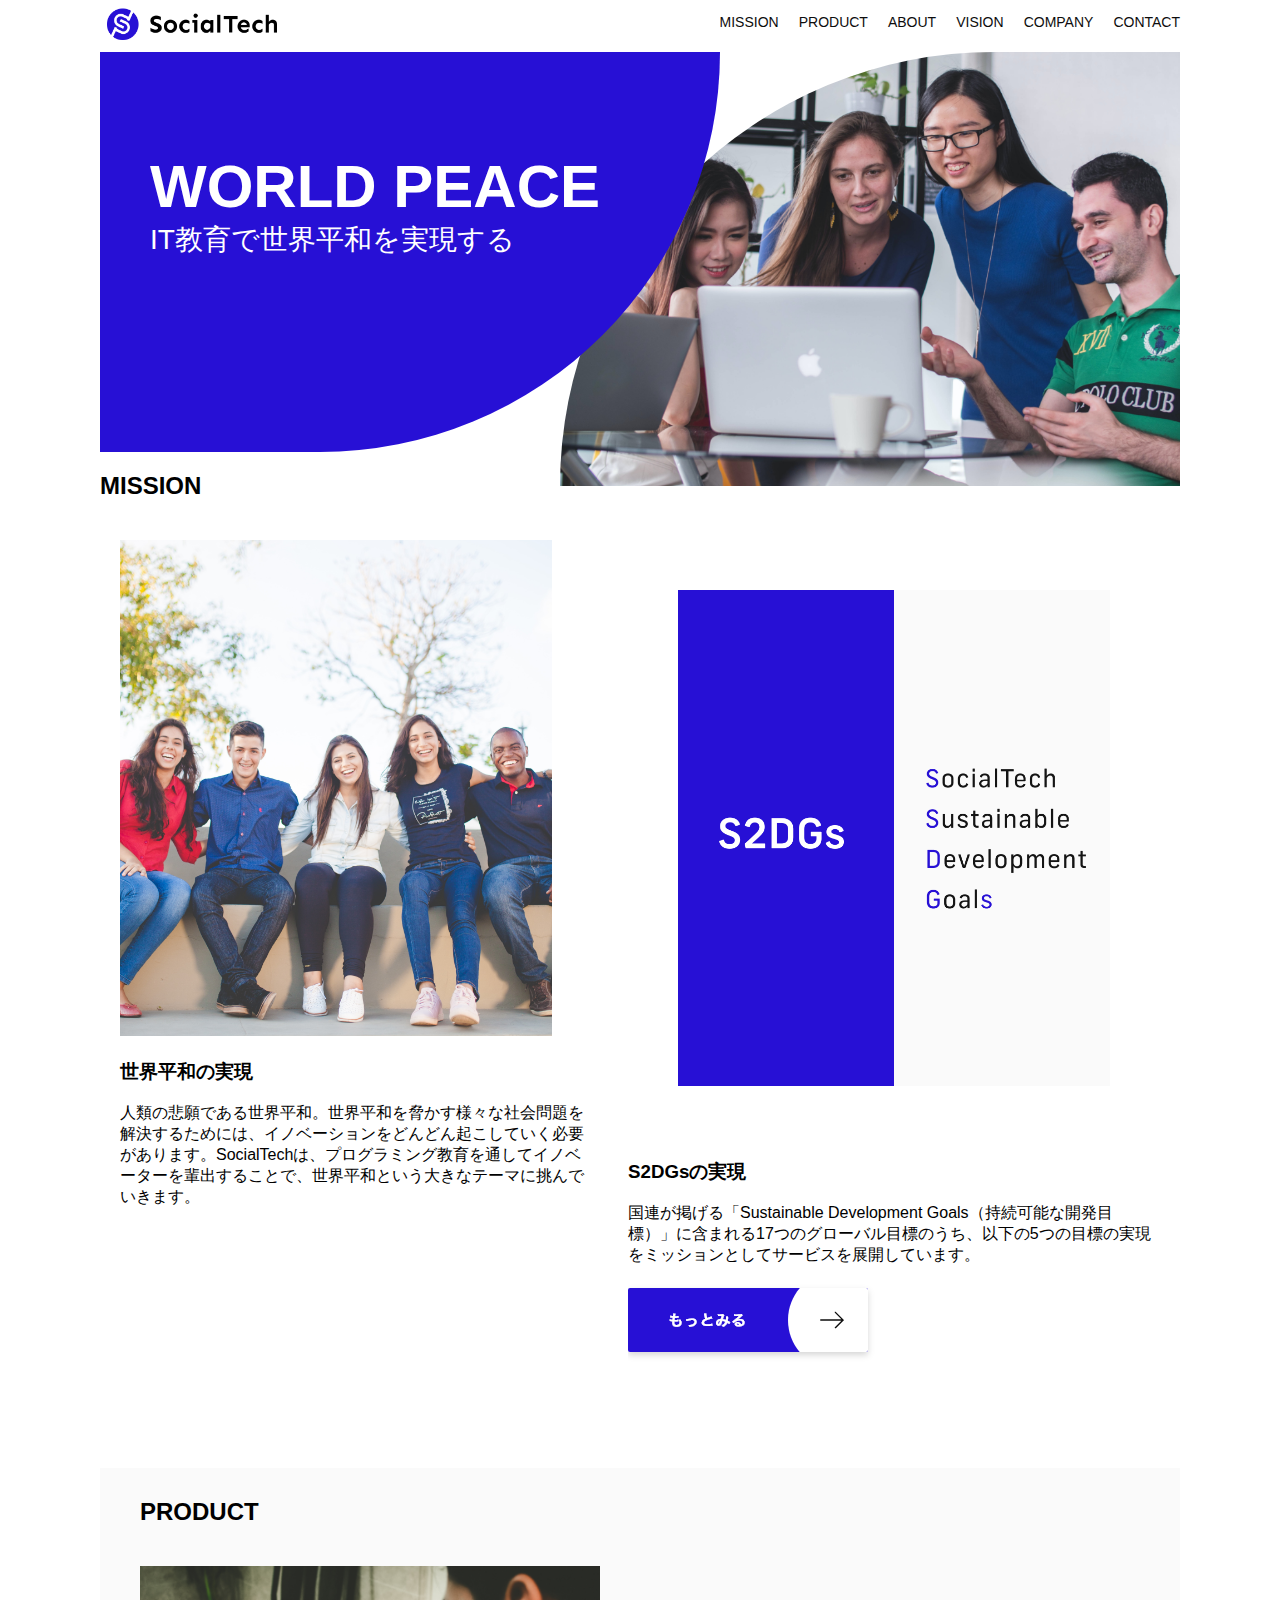
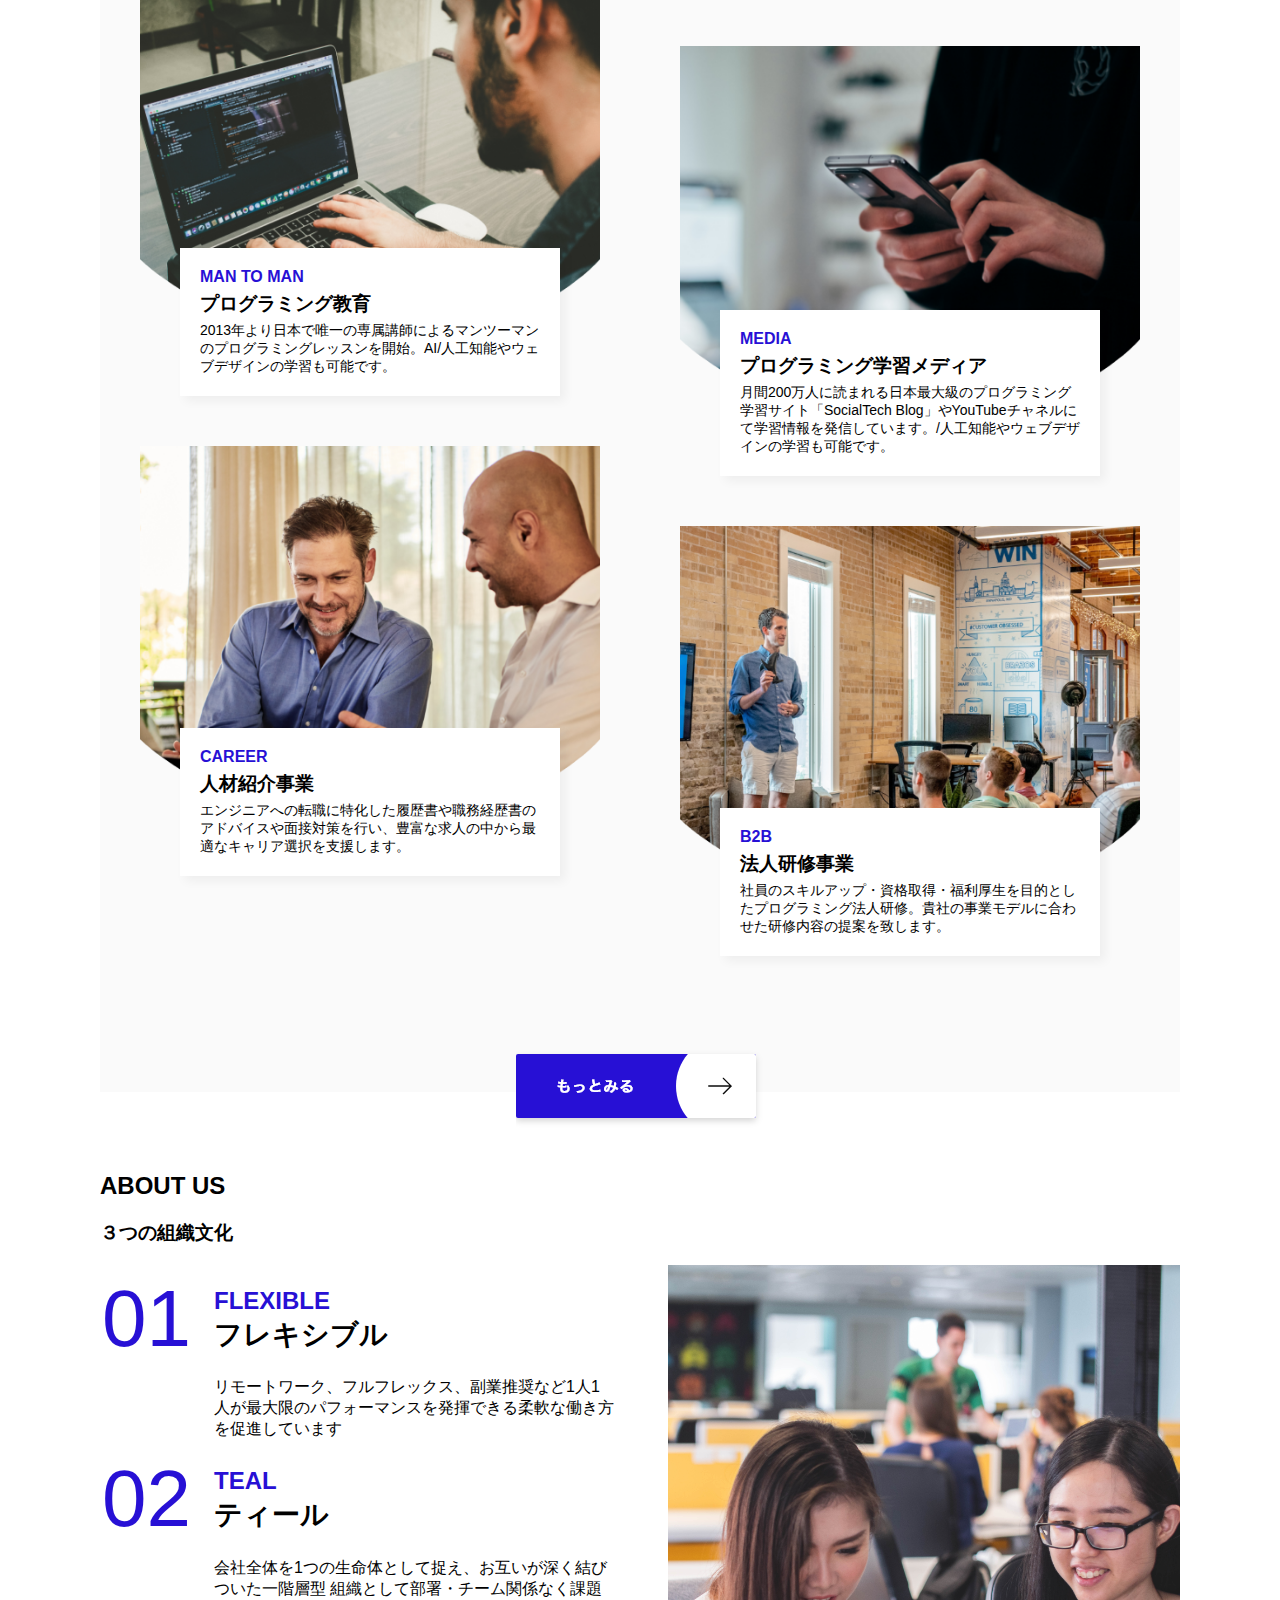
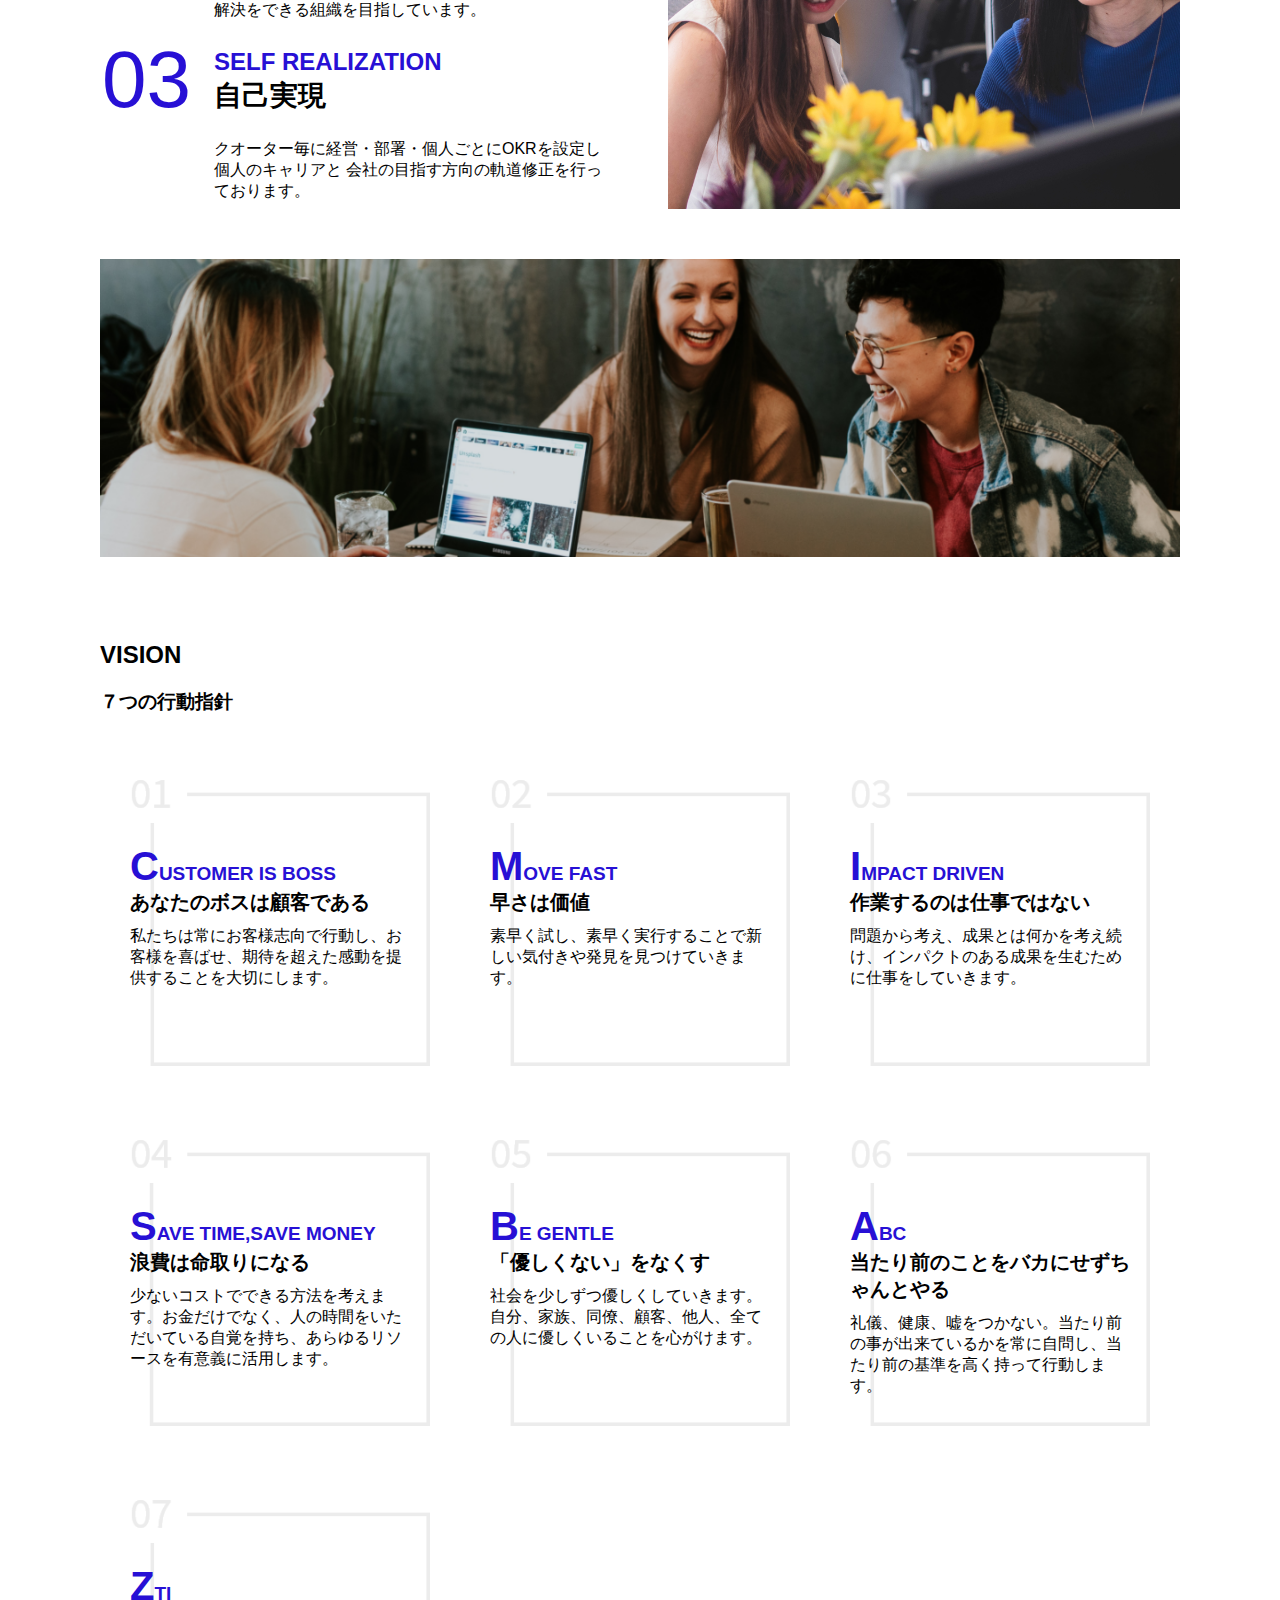
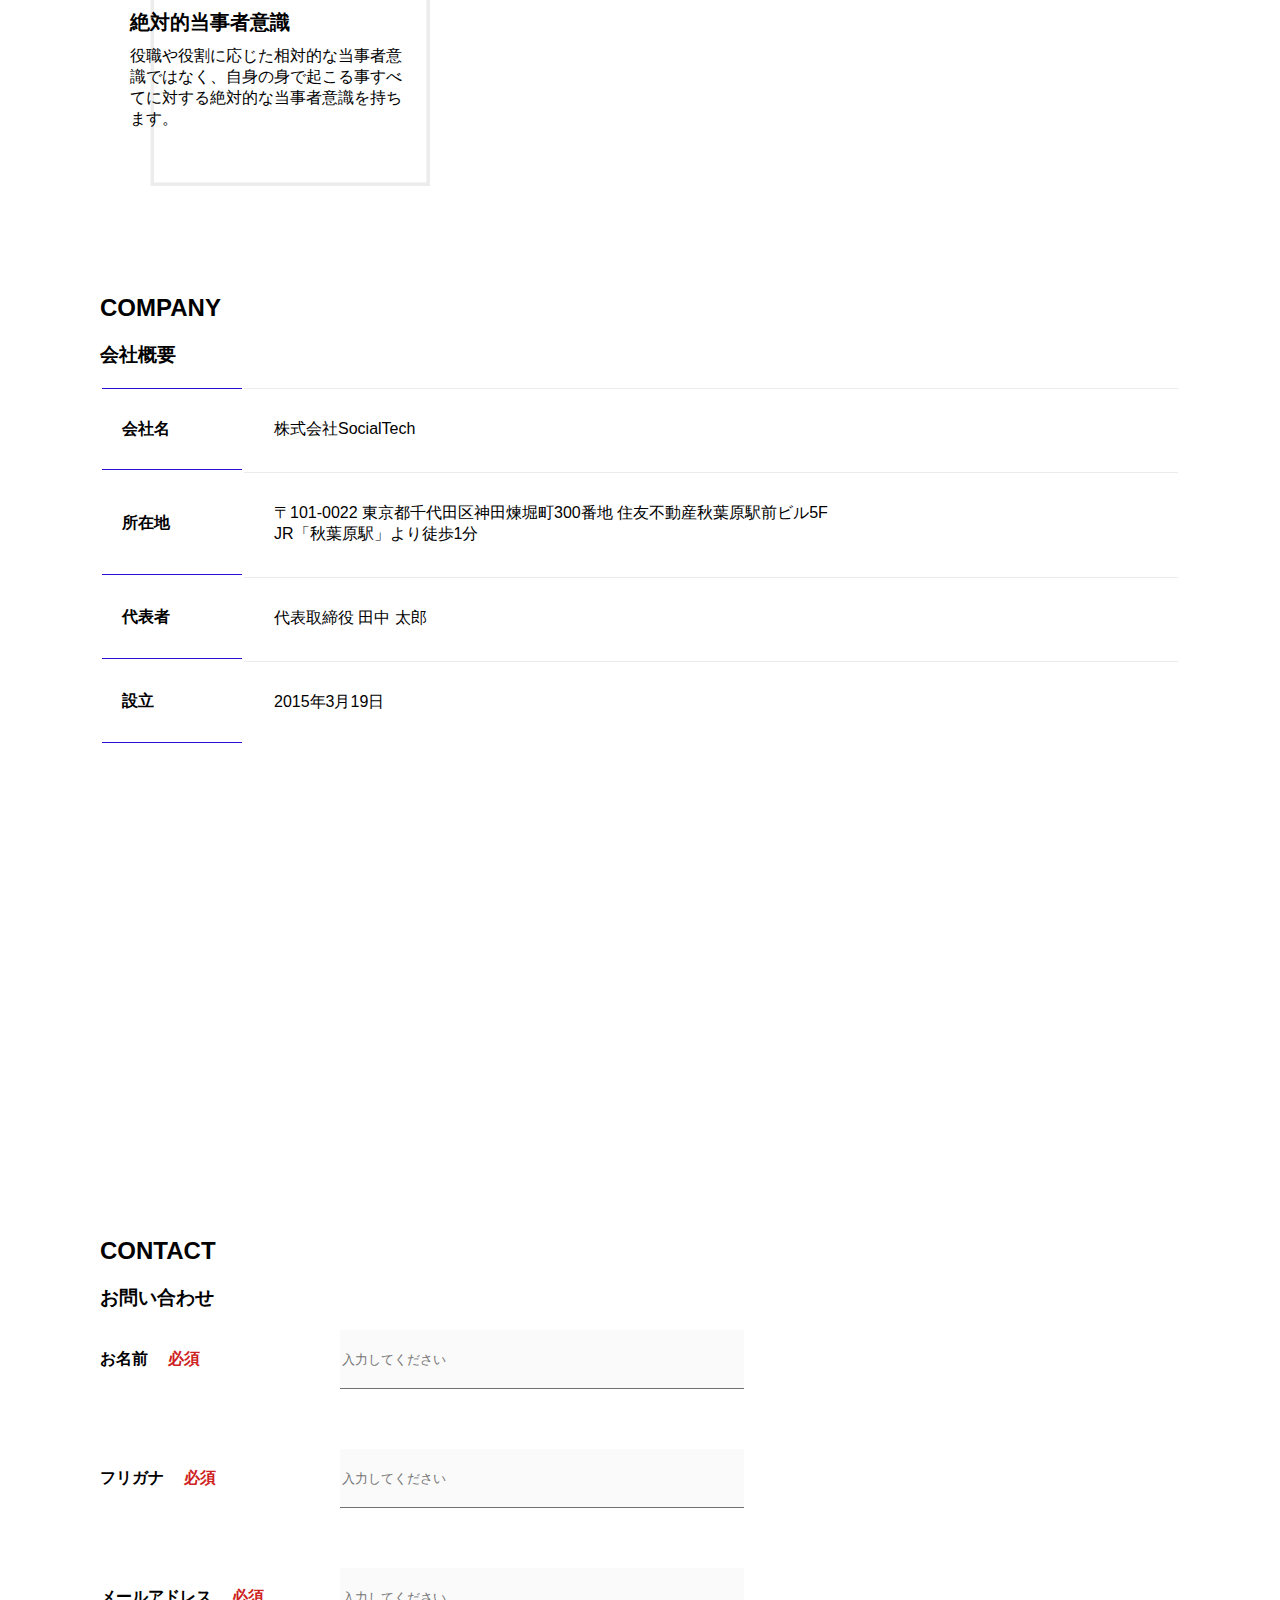
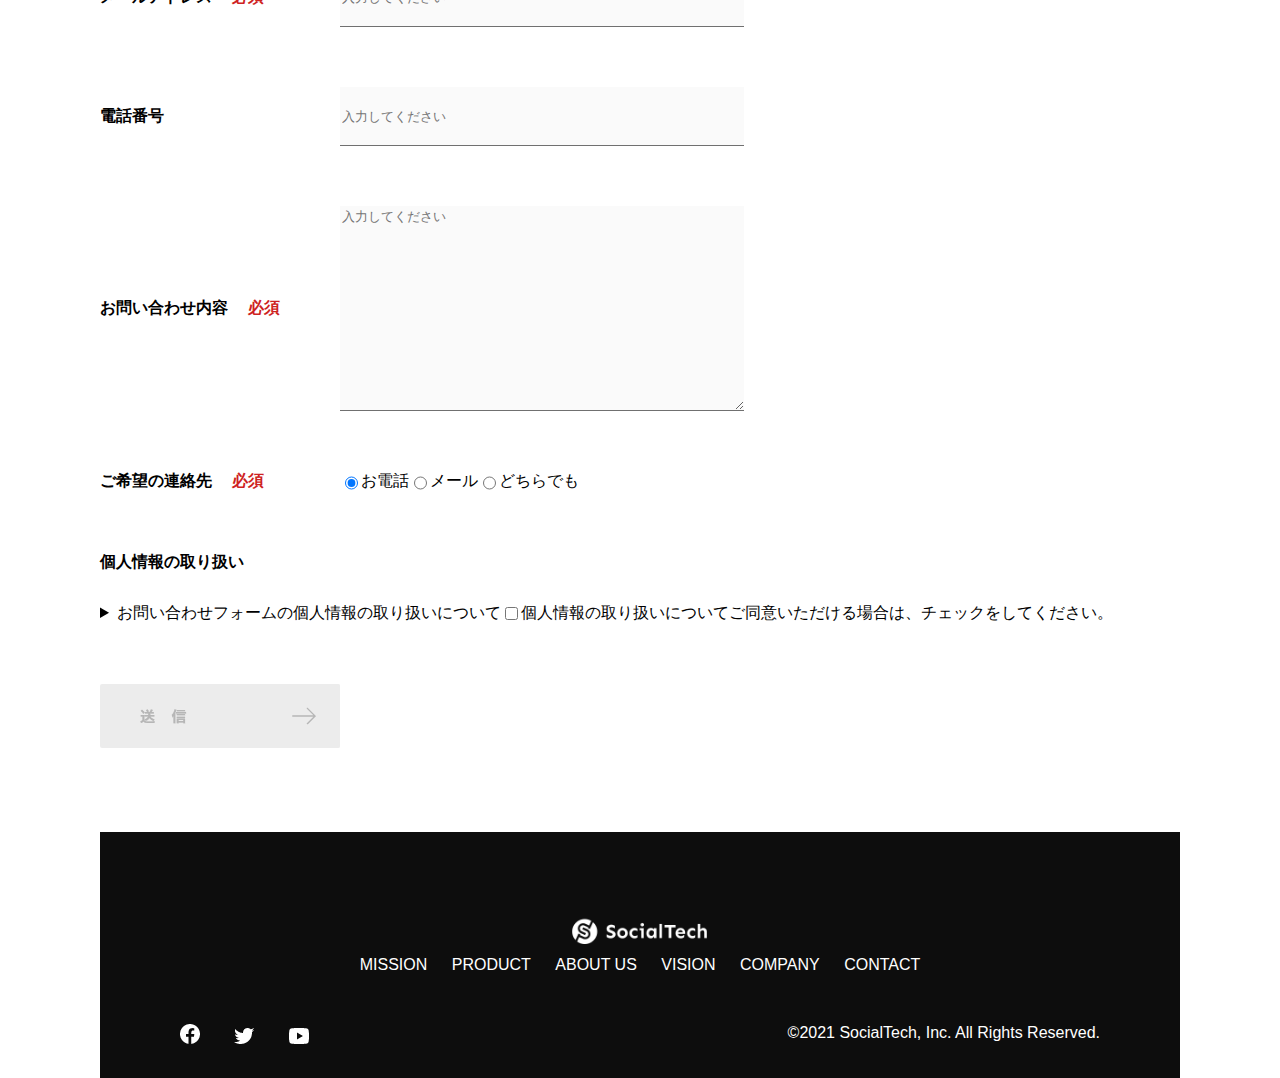
<file: index.html>
<!DOCTYPE html>
<html>
    <head>
        <title>SocialTech</title>
        <meta charset="UTF-8">
        <meta name="description" content="SocialTechはEdTech業界のリーディングカンパニーを目指します。">
        <meta name="viewport" content="width=device-width, initial-scale=1.0">
        <link rel="stylesheet" href="style.css">
    </head>
    <body>
        <header>
            <a href="index.html" id="logo">
                <img src="images/logo.png" alt="トップページに戻る">
            </a>
            <nav id="nav-pc">
                <ul>
                    <li><a href="mission.html">MISSION</a></li>
                    <li><a href="product.html">PRODUCT</a></li>
                    <li><a href="index.html#aboutus">ABOUT</a></li>
                    <li><a href="index.html#vision">VISION</a></li>
                    <li><a href="index.html#company">COMPANY</a></li>
                    <li><a href="index.html#contact">CONTACT</a></li>
                </ul>
            </nav>
            <button id="menu-sp" onclick="document.getElementById('nav-sp').style.display = 'block'">
                <img src="images/button-menu.png" alt="ナビゲーションを開く">
            </button>
            <div id="nav-sp">
                <button id="close" onclick="document.getElementById('nav-sp').style.display = 'none'">
                    <img src="images/button-close.png" alt="ナビゲーションを閉じる">
                </button>
                <nav>
                    <ul>
                        <li>
                            <a id="logo-sp" href="index.html" onclick="document.getElementById('nav-sp').style.display = 'none'"><img src="images/logo-sp.png" alt="トップページに戻る"></a>
                        </li>
                        <li><a class="menu" href="mission.html"onclick="document.getElementById('nav-sp').style.display = 'none'">MISSION</a></li>
                        <li><a class="menu" href="product.html"onclick="document.getElementById('nav-sp').style.display = 'none'"></a>PRODUCT</li>
                        <li><a class="menu" href="index.html#aboutus"onclick="document.getElementById('nav-sp').style.display = 'none'">ABOUT US</a></li>
                        <li><a class="menu" href="index.html#vision"onclick="document.getElementById('nav-sp').style.display = 'none'"></a>VISION</li>
                        <li><a class="menu" href="index.html#company"onclick="document.getElementById('nav-sp').style.display = 'none'"></a>COMPANY</li>
                        <li><a class="menu" href="index.html#contact"onclick="document.getElementById('nav-sp').style.display = 'none'"></a>CONTACT</li>
                    </ul>
                </nav>
                <div id="sns">
                    <a href="https://www.facebook.com/sejuku2013">
                        <img src="images/button-facebook.png" alt="Facebookのリンク">
                    </a>
                    <a href="https://twitter.com/samuraijuku">
                        <img src="images/button-twitter.png" alt="Twitterのリンク">
                    </a>
                    <a href="https://www.youtube.com/channel/UCCFOQO5aDK0xXam4cUQXT8g">
                        <img src="images/button-youtube.png" alt="YouTubeのリンク">
                    </a>
                </div>
            </div>
        </header>
        <main>
            <article>
                <section id="main-visual">
                    <div id="main-massage">
                        <h1>WORLD PEACE</h1>
                        <p>IT教育で世界平和を実現する</p>
                    </div>
                    <img src="images/index/index-main.png" alt="PCの周りに集まる多国籍の仲間たち">
                </section>
                    <section id="mission">
                        <h2 class="index-h2">MISSION</h2>
                        <div id="mission-flex">
                            <div>
                                <img id="mission-photo" src="images/index/index-mission.png" alt="野外のベンチで写真を撮影する多国籍の仲間たち">
                                <h3>世界平和の実現</h3>
                                <p>
                                    人類の悲願である世界平和。世界平和を脅かす様々な社会問題を解決するためには、イノベーションをどんどん起こしていく必要があります。SocialTechは、プログラミング教育を通してイノベーターを輩出することで、世界平和という大きなテーマに挑んでいきます。
                                </p>
                            </div>
                            <div>
                                <img id="s2dgs" src="images/index/s2dgs.png" alt="S2DGs">
                                <h3>S2DGsの実現</h3>
                                <p>国連が掲げる「Sustainable Development Goals（持続可能な開発目標）」に含まれる17つのグローバル目標のうち、以下の5つの目標の実現をミッションとしてサービスを展開しています。</p>
                                <a href="mission.html">
                                    <img src="images/button-more.png" alt="もっとみる">
                                </a>
                            </div>
                        </div>
                    </section>
                    <section id="product">
                        <h2 class="index-h2">PRODUCT</h2>
                        <div class="product-flex">
                            <div id="product-left">
                                <div>
                                    <img class="product-photo" src="images/index/index-mantoman.png" alt="パソコンを触っている男性">
                                    <div class="product-explain">
                                        <span>MAN TO MAN</span>
                                        <h3>プログラミング教育</h3>
                                        <p>2013年より日本で唯一の専属講師によるマンツーマンのプログラミングレッスンを開始。AI/人工知能やウェブデザインの学習も可能です。</p>
                                    </div>
                                </div>
                                <div>
                                    <img class="product-photo" src="images/index/index-career.png" alt="笑顔で話し合う2人の男性">
                                    <div class="product-explain">
                                        <span>CAREER</span>
                                        <h3>人材紹介事業</h3>
                                        <p>エンジニアへの転職に特化した履歴書や職務経歴書のアドバイスや面接対策を行い、豊富な求人の中から最適なキャリア選択を支援します。</p>
                                    </div>
                                </div>
                            </div>
                            <div id="product-right">
                                <div>
                                    <img class="product-photo" src="images/index/index-media.png" alt="スマートフォンを操作する人">
                                    <div class="product-explain">
                                        <span>MEDIA</span>
                                        <h3>プログラミング学習メディア</h3>
                                        <p>月間200万人に読まれる日本最大級のプログラミング学習サイト「SocialTech Blog」やYouTubeチャネルにて学習情報を発信しています。/人工知能やウェブデザインの学習も可能です。</p>
                                    </div>
                                </div>
                                <div>
                                    <img class="product-photo" src="images/index/index-b2b.png" alt="講演中の男性とそれを聴く人々">
                                    <div class="product-explain">
                                        <span>B2B</span>
                                        <h3>法人研修事業</h3>
                                        <p>社員のスキルアップ・資格取得・福利厚生を目的としたプログラミング法人研修。貴社の事業モデルに合わせた研修内容の提案を致します。</p>
                                    </div>
                                </div>
                            </div>
                        </div>
                        </div>
                        <div id="product-more">
                            <a href="product.html">
                            <img src="images/button-more.png" alt="もっとみる">
                            </a>
                    </section>
                    <section id="aboutus">
                        <h2 class="index-h2">ABOUT US</h2>
                        <h3>３つの組織文化</h3>
                        <div>
                            <table class="culture-table">
                                <tr>
                                    <td class="culture-num">01</td>
                                    <th><span class="culture-en">FLEXIBLE</span><br>フレキシブル</th>
                                </tr>
                                <tr>
                                    <td>

                                    </td>
                                    <td class="culture-description">リモートワーク、フルフレックス、副業推奨など1人1人が最大限のパフォーマンスを発揮できる柔軟な働き方を促進しています</td>
                                </tr>
                                <tr>
                                    <td class="culture-num">02</td>
                                    <th><span class="culture-en">TEAL</span><br>ティール</th>
                                </tr>
                                <tr>
                                    <td>

                                    </td>
                                    <td class="culture-discription">会社全体を1つの生命体として捉え、お互いが深く結びついた一階層型 組織として部署・チーム関係なく課題解決をできる組織を目指しています。</td>
                                </tr>
                                <tr>
                                    <td class="culture-num">03</td>
                                    <th><span class=culture-en>SELF REALIZATION</span><br>自己実現</th>
                                </tr>
                                <tr>
                                    <td>

                                    </td>
                                    <td class="culture-description">クオーター毎に経営・部署・個人ごとにOKRを設定し個人のキャリアと 会社の目指す方向の軌道修正を行っております。</td>
                                </tr>
                            </table>
                            <img class="culture-img" src="images/index/index-aboutus1.png" alt="笑顔で話し合う二人の女性">
                        </div>
                        <img class="culture-img2" src="images/index/index-aboutus2.png" alt="笑顔で話し合う3人の男女">
                    </section>
                    <section id="vision">
                        <h2 class="index-h2">VISION</h2>
                        <h3>７つの行動指針</h3>
                        <div>
                            <div class="vision-box">
                                <img src="images/index/vision-01.png" alt="01">
                                <div>
                                    <h4>CUSTOMER IS BOSS</h4>
                                    <h5>あなたのボスは顧客である</h5>
                                    <p>私たちは常にお客様志向で行動し、お客様を喜ばせ、期待を超えた感動を提供することを大切にします。</p>
                                </div>
                            </div>
                            <div class="vision-box">
                                <img src="images/index/vision-02.png" alt="02">
                                <div>
                                    <h4>MOVE FAST</h4>
                                    <h5>早さは価値</h5>
                                    <p>素早く試し、素早く実行することで新しい気付きや発見を見つけていきます。</p>
                                </div>
                            </div>
                            <div class="vision-box">
                                <img src="images/index/vision-03.png" alt="03">
                                <div>
                                    <h4>IMPACT DRIVEN</h4>
                                    <h5>作業するのは仕事ではない</h5>
                                    <p>問題から考え、成果とは何かを考え続け、インパクトのある成果を生むために仕事をしていきます。</p>
                                </div>
                            </div>
                            <div class="vision-box">
                                <img src="images/index/vision-04.png" alt="04">
                                <div>
                                    <h4>SAVE TIME,SAVE MONEY</h4>
                                    <h5>浪費は命取りになる</h5>
                                    <p>少ないコストでできる方法を考えます。お金だけでなく、人の時間をいただいている自覚を持ち、あらゆるリソースを有意義に活用します。</p>
                                </div>
                            </div>
                            <div class="vision-box">
                                <img src="images/index/vision-05.png" alt="05">
                                <div>
                                    <h4>BE GENTLE</h4>
                                    <h5>「優しくない」をなくす</h5>
                                    <p>社会を少しずつ優しくしていきます。自分、家族、同僚、顧客、他人、全ての人に優しくいることを心がけます。</p>
                                </div>
                            </div>
                            <div class="vision-box">
                                <img src="images/index/vision-06.png" alt="06">
                                <div>
                                    <h4>ABC</h4>
                                    <h5>当たり前のことをバカにせずちゃんとやる</h5>
                                    <p>礼儀、健康、嘘をつかない。当たり前の事が出来ているかを常に自問し、当たり前の基準を高く持って行動します。</p>
                                </div>
                            </div>
                            <div class="vision-box">
                                <img src="images/index/vision-07.png" alt="07">
                                <div>
                                    <h4>ZTI</h4>
                                    <h5>絶対的当事者意識</h5>
                                    <p>役職や役割に応じた相対的な当事者意識ではなく、自身の身で起こる事すべてに対する絶対的な当事者意識を持ちます。</p>
                                </div>
                            </div>
                        </div>
                    </section>
                    <section id="company">
                        <h2 class="index-h2">COMPANY</h2>
                        <h3>会社概要</h3>
                        <table id="company-table">
                            <tr>
                                <th class="tableheader tableheader-first">会社名</th>
                                <td class="cell cell-first">株式会社SocialTech</td>
                            </tr>
                            <tr>
                                <th class="tableheader">所在地</th>
                                <td class="cell">〒101-0022 東京都千代田区神田煉堀町300番地 住友不動産秋葉原駅前ビル5F<br>JR「秋葉原駅」より徒歩1分</td>
                            </tr>
                            <tr>
                                <th class="tableheader">代表者</th>
                                <td class="cell">代表取締役 田中 太郎</td>
                            </tr>
                                <th class="tableheader">設立</th>
                                <td class="cell">2015年3月19日</td>
                        </table>
                        <iframe
                            src="https://www.google.com/maps/embed?pb=!1m18!1m12!1m3!1d3240.0688551336807!2d139.7720776771055!3d35.69992317258124!2m3!1f0!2f0!3f0!3m2!1i1024!2i768!4f13.1!3m3!1m2!1s0x60188fee13660e23%3A0x77137876edf742ac!2z5L2P5Y-L5LiN5YuV55Sj56eL6JGJ5Y6f6aeF5YmN44OT44Or!5e0!3m2!1sja!2sjp!4v1704858013291!5m2!1sja!2sjp" 
                            style="border:0" allowfullscreen="" loading="lazy">
                        </iframe>
                    </section>
                    <section id="contact">
                        <h2 class="index-h2">CONTACT</h2>
                        <h3>お問い合わせ</h3>
                        <form>
                            <div>
                                <div class="contact-heading">
                                    <label class="contact-label">お名前<span class="contact-span">必須</span></label>
                                </div>
                                <div>
                                    <input type="text" name="name" placeholder="入力してください" class="contact-textbox">
                                </div>
                            </div>
                            <div>
                                <div class="contact-heading">
                                    <label class="contact-label">フリガナ<span class="contact-span">必須</span></label>
                                </div>
                                <div>
                                    <input type="text" name="hurigana" placeholder="入力してください" class="contact-textbox">
                                </div>
                            </div>
                            <div>
                                <div class="contact-heading">
                                    <label class="contact-label">メールアドレス<span class="contact-span">必須</span></label>
                                </div>
                                <div>
                                    <input type="text" name="email" placeholder="入力してください" class="contact-textbox">
                                </div>
                            </div>
                            <div>
                                <div class="contact-heading">
                                    <label class="contact-label">電話番号</label>
                                </div>
                                <div>
                                    <input type="text" name="tel" placeholder="入力してください" class="contact-textbox">
                                </div>
                            </div>
                            <div>
                                <div class="contact-heading">
                                    <label class="contact-label">お問い合わせ内容<span class="contact-span">必須</span></label>
                                </div>
                                <div>
                                    <textarea class="contact-textarea" placeholder="入力してください" name="message"></textarea>
                                </div>
                            </div>
                            <div>
                                <div class="contact-heading">
                                    <label class="contact-label">ご希望の連絡先<span class="contact-span">必須</span></label>
                                </div>
                                <div>
                                    <input class="radiobutton" type="radio" value="tel" name="contact" checked><label>お電話</label>
                                    <input class="radiobutton" type="radio" value="mail" name="contact"><label>メール</label>
                                    <input class="radiobutton" type="radio" value="both" name="contact"><label>どちらでも</label>
                                </div>
                            </div>
                            <div>
                                <div class="contact-heading">
                                    <label class="contact-label">個人情報の取り扱い</label>
                                </div>
                                <div>
                                    <details>
                                        <summary>お問い合わせフォームの個人情報の取り扱いについて</summary>
                                        <div>
                                            <dl>
                                                <dt>1. 組織の名称または氏名</dt>
                                                <dd>株式会社SocialTech</dd>
                                                <dt>2. 個人情報保護管理者（若くはその代理人）の氏名又は職名、所属及び連絡先</dt>
                                                <dd>
                                                    <p>鈴木 一郎 コーポレート部</p>
                                                    <p>メールアドレス:samurai@example.com</p>
                                                    <p>TEL:03-1234-5678</p>
                                                </dd>
                                                <dt>３．個人情報の利用目的</dt>
                                                <dd>
                                                    <ul>
                                                        <li>・本サービス及び本サービスに関連する情報の提供又はそれらに関する連絡のため</li>
                                                        <li>・ユーザーの本人確認のため</li>
                                                        <li>・当社サービスのご案内のため</pli>
                                                        <li>・当社の商品等の広告または宣伝（電子メールによるものを含むものとします。）</li>
                                                    </ul>
                                                </dd>
                                                <dt>４．個人情報の取り扱い業務の委託</dt>
                                                <dd>個人情報の取扱業務の全部または一部を外部に業務委託する場合があります。その際、弊社は、個人情報を適切に保護できる管理体制を敷き実行していることを条件として委託先を厳選したうえで、機密保持契約を委託先と締結し、お客様の個人情報を厳密に管理させます。
                                                </dd>
                                                <dt>５．個人情報の開示等の請求</dt>
                                                <dd>お客様は、弊社に対してご自身の個人情報の開示等（利用目的の通知、開示、内容の訂正・追加・削除、利用の停止または消去、第三者への提供の停止）に関して、当社問合わせ窓口に申し出ることができます。
                                                    その際、弊社はお客様ご本人を確認させていただいたうえで、合理的な期間内に対応いたします。
                                                    なお、個人情報に関する弊社問合わせ先は、次の通りです。
                                                </dd>
                                                <dd>
                                                    <p>株式会社SocialTech 個人情報問合せ窓口</p>
                                                    <p>〒150-0043 東京都千代田区神田練塀町300番地 住友不動産秋葉原駅前ビル5F</p>
                                                    <p>メールアドレス:samurai@example.com TEL:03-1234-5678</p>
                                                </dd>
                                                <dt>６．個人情報を提供されることの任意性について</dt>
                                                <dd>お客様がご自身の個人情報を弊社に提供されるか否かは、お客様のご判断によりますが、もしご提供されない場合には、適切なサービスが提供できない場合がありますので予めご了承ください。</dd>
                                            </dl>
                                        </div>
                                    </details>
                                    <input type="checkbox" name="agree">
                                    <span>個人情報の取り扱いについてご同意いただける場合は、チェックをしてください。</span>
                                </div>
                            </div>
                            <input type="image" src="images/button-submit.png" alt="送信する">
                        </form>
                    </section>
            </article>
        </main>
        <footer>
            <div id="fotter-logo">
                <img src="images/logo-sp.png" alt="SocialTech">
            </div>
            <div id="footer-link">
                <a href="mission.html">MISSION</a>
                <a href="product.html">PRODUCT</a>
                <a href="index.html#aboutus">ABOUT US</a>
                <a href="index.html#vision">VISION</a>
                <a href="index.html#company">COMPANY</a>
                <a href="index.html#contact">CONTACT</a>
            </div>
            <div id="sns-footer">
                <div class="sns-btns">
                    <a href="https://www.facebook.com/sejuku2013"><img src="images/button-facebook.png" alt="Facebookのリンク"></a>
                    <a href="https://twitter.com/samuraijuku"><img src="images/button-twitter.png" alt="Twitterのリンク"></a>
                    <a href="https://twitter.com/samuraijuku"><img src="images/button-youtube.png" alt="YouTubeのリンク"></a>
                </div>
                <p id="copyright">&copy;2021 SocialTech, Inc. All Rights Reserved.</p>
            </div>
        </footer>
    </body>
</html>
</file>
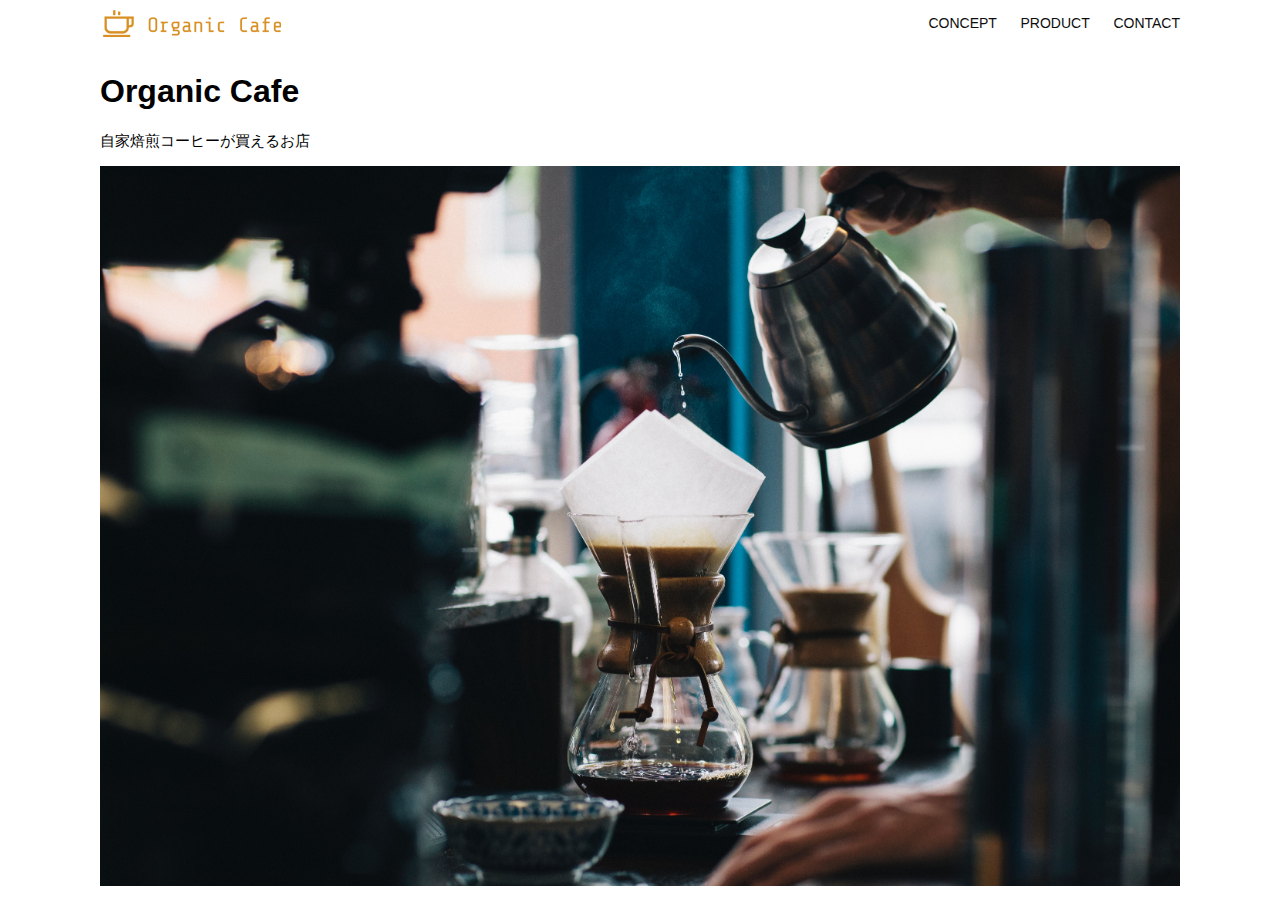
<file: html-css-kadai_013/index.html>
<!DOCTYPE html>
<html>
  <head>
    <title>Organic Cafe</title>
    <meta charset="UTF-8">
    <meta name="description" content="自家焙煎のコーヒーがお家で楽しめるOrganic Cafe">
    <meta name="viewport" content="width=device-width, initial-scale=1.0">
    <link rel="stylesheet" href="style.css">
  </head>
  <body>
    <!-- ヘッダー -->
    <header>
      <!-- ロゴ -->
      <a href="index.html" id="logo">
        <img src="images/logo.png" alt="トップページに戻る">
      </a>

      <!-- PC用ナビゲーション -->
      <nav id="nav-pc">
        <a href="index.html#concept">CONCEPT</a>
        <a href="index.html#product">PRODUCT</a>
        <a href="index.html#contact">CONTACT</a>
      </nav>

    <!-- スマホ用メニューボタン -->
    <img id="menu-sp" src="images/button-menu.png" alt="ナビゲーションを開く" onclick="document.getElementById('nav-sp').style.display = 'block'">

     <!-- スマホ用ナビゲーション -->
     <nav id="nav-sp">
       <ul>
         <li>
           <img id="close" src="images/button-close.png" alt="ナビゲーションを閉じる" onclick="document.getElementById('nav-sp').style.display = 'none'">
         </li>
         <li>
           <a id="logo-sp" href="index.html" onclick="document.getElementById('nav-sp').style.display = 'none'">
             <img src="images/logo-sp.png" alt="トップページに戻る">
           </a>
         </li>
         <li>
           <a class="menu" href="index.html#concept" onclick="document.getElementById('nav-sp').style.display = 'none'">CONCEPT</a>
         </li>
         <li>
           <a class="menu" href="index.html#product" onclick="document.getElementById('nav-sp').style.display = 'none'">PRODUCT</a>
         </li>
         <li><a class="menu" href="index.html#contact" onclick="document.getElementById('nav-sp').style.display = 'none'">CONTACT</a>
         </li>
       </ul>
     </nav>
    </header>

    <main>
      <article>
        <!-- メインビジュアル -->
        <section id="main-visual">
          <div id="main-message">
            <h1>Organic Cafe</h1>
            <p>自家焙煎コーヒーが買えるお店</p>
          </div>
          <img src="images/main-image.jpg" alt="コーヒーをハンドドリップで淹れる画像"/>
        </section>
      </article>
    </main>
  </body>
</html>
</file>
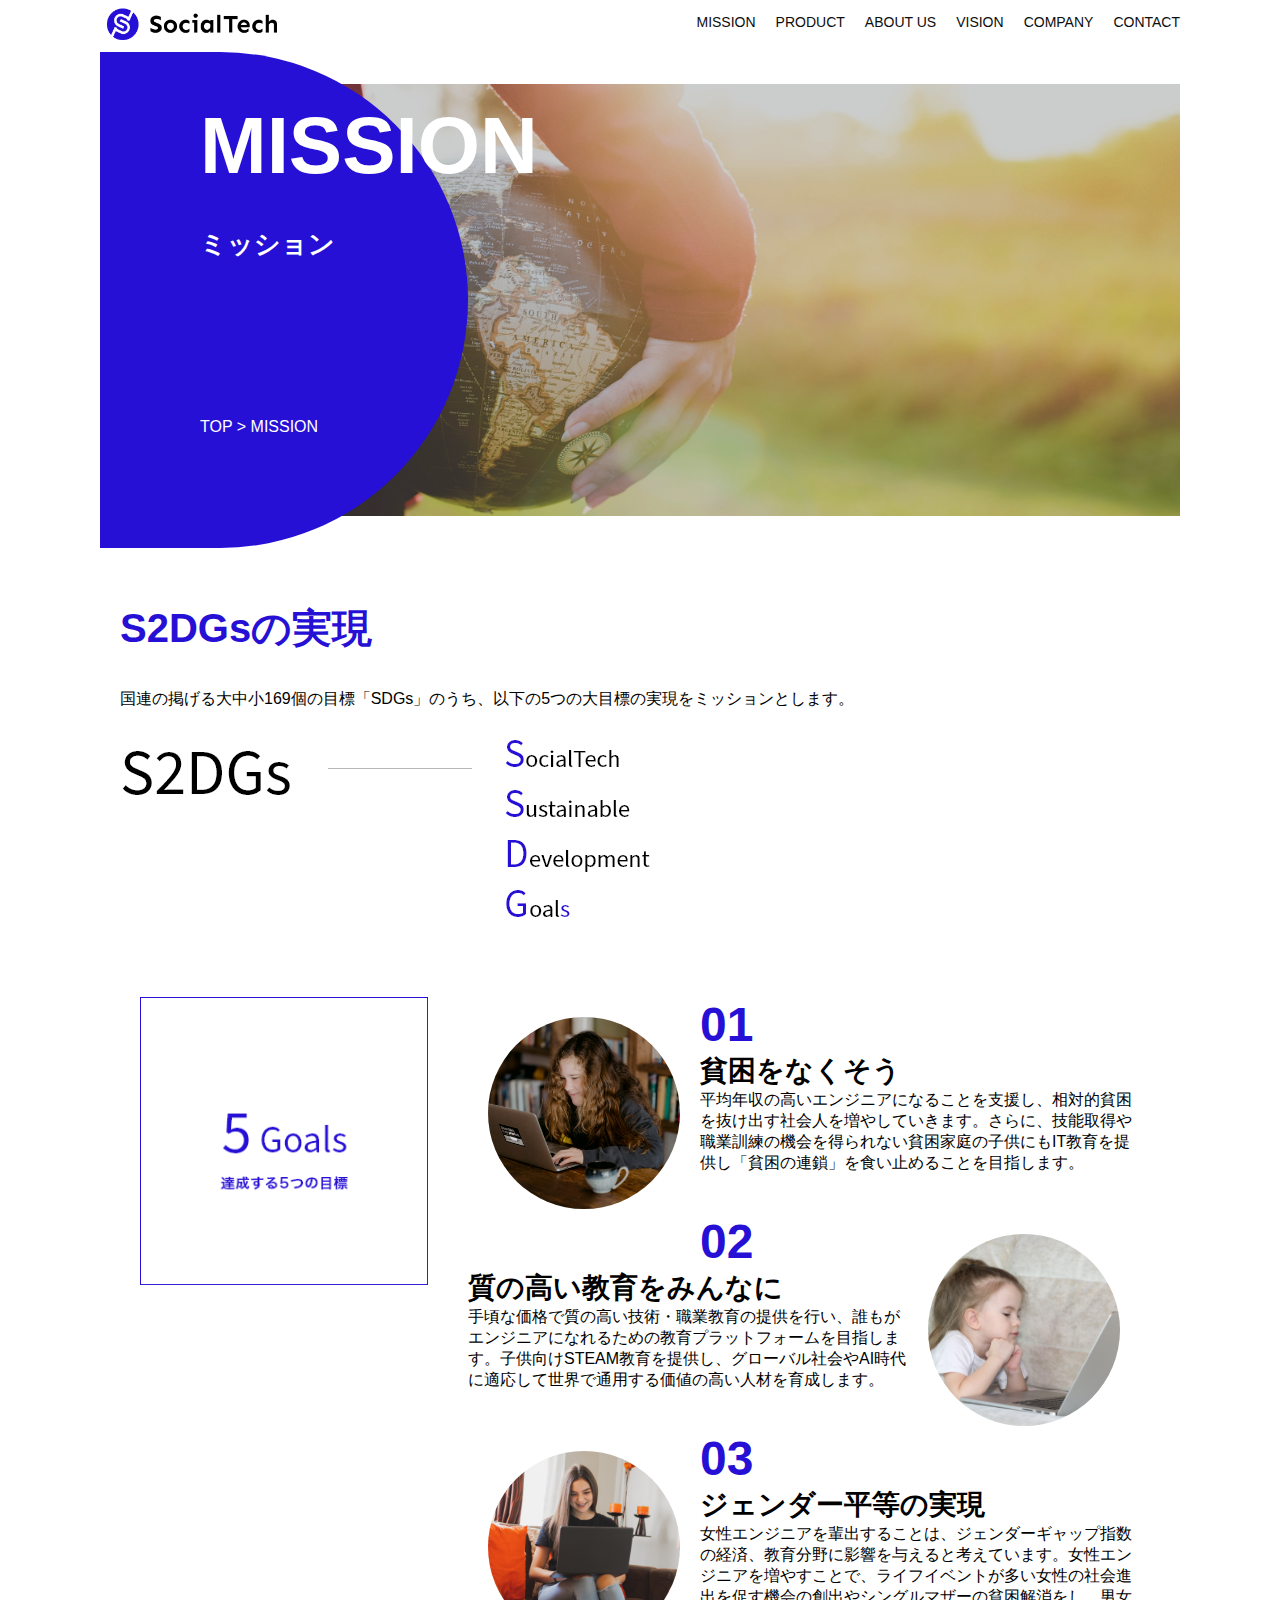
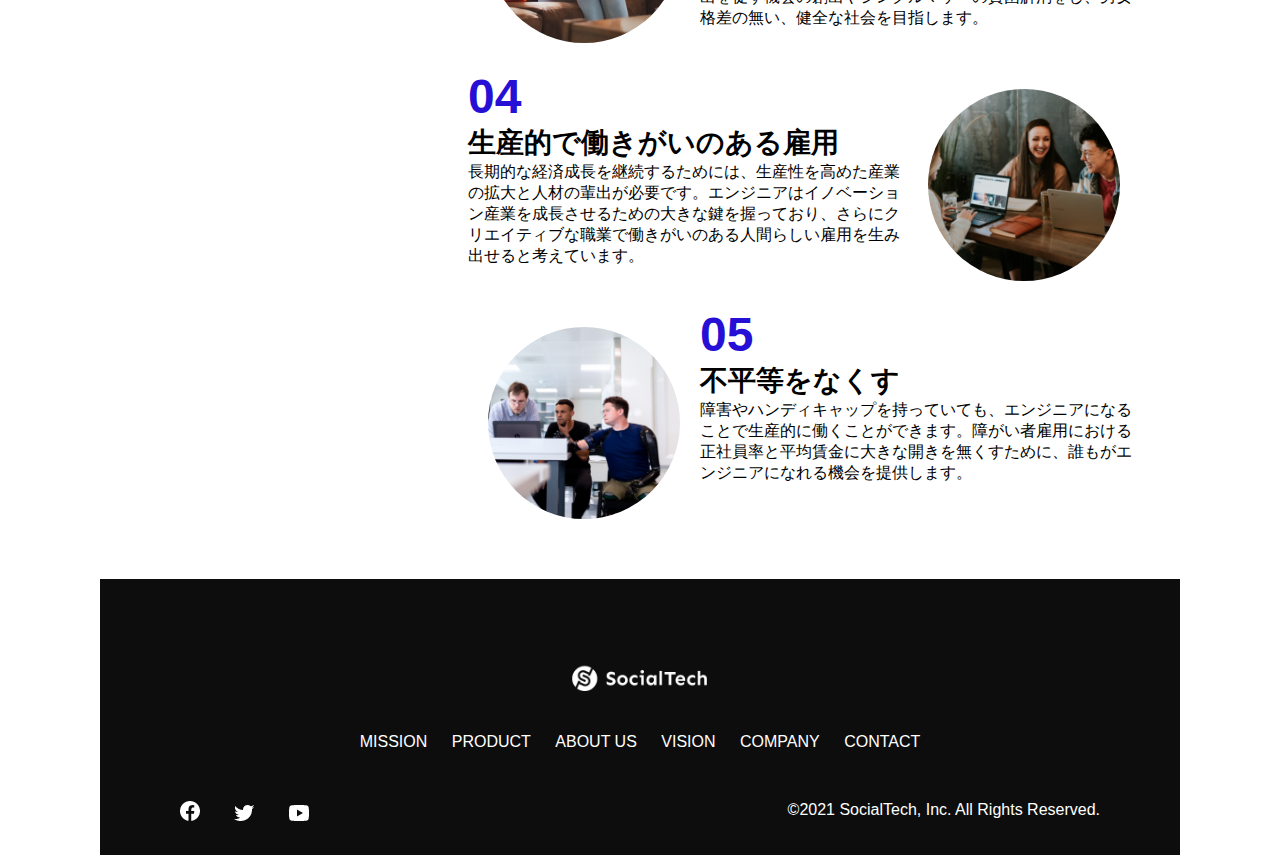
<file: mission.html>
<!DOCTYPE html>
<html>
    <head>
        <title>SocialTech - MISSION ミッション -</title>
        <meta charset="utf-8">
        <meta name="description" content="SocialTechが目指す5つの目標（S2DGs）を紹介します">
        <meta name="viewport" content="width=device-width, initial-scale=1.0">
        <link rel="stylesheet" href="style.css">
    </head>

     <body>
     <header>
        <a href="index.html" id="logo">
            <img src="images/logo.png" alt="トップページに戻る">
        </a>
        <nav id="nav-pc">
            <ul>
                <li><a href="mission.html">MISSION</a></li>
                <li><a href="product.html">PRODUCT</a></li>
                <li><a href="index.html#aboutus">ABOUT US</a></li>
                <li><a href="index.html#vision">VISION</a></li>
                <li><a href="index.html#company">COMPANY</a></li>
                <li><a href="index.html#contact">CONTACT</a></li>
            </ul>
        </nav>
        <button id="menu-sp" onclick="document.getElementById('nav-sp').style.display = 'block'">
            <img src="images/button-menu.png" alt="ナビゲーションを開く">
        </button>
        <div id="nav-sp">
            <button id="close" onclick="document.getElementById('nav-sp').style.display = 'none'">
                <img src="images/button-close.png" alt="ナビゲーションを閉じる">
            </button>
            <nav>
                <ul>
                    <li>
                    <a id="logo-sp" href="index.html" onclick="document.getElementById('nav-sp').style.display = 'none'"><img src="images/logo-sp.png" alt="トップページに戻る"></a>
                    </li>
                    <li><a class="menu" href="mission.html" onclick="document.getElementById('nav-sp').style.display = 'none'">MISSION</a></li>
                    <li><a class="menu" href="product.html" onclick="document.getElementById('nav-sp').style.display = 'none'">PRODUCT</a></li>
                    <li><a class="menu" href="index.html#aboutus" onclick="document.getElementById('nav-sp').style.display = 'none'">ABOUT US</a></li>
                    <li><a class="menu" href="index.html#vision" onclick="document.getElementById('nav-sp').style.display = 'none'">VISION</a></li>
                    <li><a class="menu" href="index.html#company" onclick="document.getElementById('nav-sp').style.display = 'none'">COMPANY</a></li>
                    <li><a class="menu" href="index.html#contact" onclick="document.getElementById('nav-sp').style.display = 'none'">CONTACT</a></li>
                </ul>
            </nav>
            <div id="sns">
                <a href="https://www.facebook.com/sejuku2013">
                    <img src="images/button-facebook.png" alt="Facebookのリンク">
                </a>
                <a href="https://twitter.com/samuraijuku">
                    <img src="images/button-twitter.png" alt="Twitterのリンク">
                </a>
                <a href="https://www.youtube.com/channel/UCCFOQO5aDK0xXam4cUQXT8g">
                    <img src="images/button-youtube.png" alt="YouTubeのリンク">
                </a>
            </div>
        </div>
    </header>

    <main>
        <article>
            <section id="mission-main">
                <div class="mission-main-inner">
                    <div id="mission-title">
                        <h1>MISSION<br><span>ミッション</span></h1>
                        <p>TOP > MISSION</p>
                    </div>
                </div>
            </section>

            <section id="mission-s2dgs">
                <h2 class="mission-h2">S2DGsの実現</h2>
                <p>国連の掲げる大中小169個の目標「SDGs」のうち、以下の5つの大目標の実現をミッションとします。</p>
                <img src="images/mission/mission-s2dgs.png" alt="S2DGs">
            </section>

            <section id="mission-five-goals">
                <div class="five-goals-image">
                    <img src="images/mission/mission-5goals.png" alt="5Goals">
                </div>
                <div class="five-goals-read">
                   <div>
                        <img class="fivegoals-image-left" src="images/mission/mission-5goals01.png" alt="PCを操作する女の子">
                        <span class="fivegoals-number">01</span>
                        <h3 class="fivegoals-h3">貧困をなくそう</h3>
                        <p class="fivegoals-p">平均年収の高いエンジニアになることを支援し、相対的貧困を抜け出す社会人を増やしていきます。さらに、技能取得や職業訓練の機会を得られない貧困家庭の子供にもIT教育を提供し「貧困の連鎖」を食い止めることを目指します。</p>
                    </div>
                    <div>
                        <img class="fivegoals-image-right" src="images/mission/mission-5goals02.png" alt="PCを見つめる小さい女の子">
                        <span class="fivegoals-number">02</span>
                        <h3 class="fivegoals-h3">質の高い教育をみんなに</h3>
                        <p class="fivegoals-p">手頃な価格で質の高い技術・職業教育の提供を行い、誰もがエンジニアになれるための教育プラットフォームを目指します。子供向けSTEAM教育を提供し、グローバル社会やAI時代に適応して世界で通用する価値の高い人材を育成します。</p>
                    </div>
                    <div>
                        <img class="fivegoals-image-left" src="images/mission/mission-5goals03.png" alt="PCを操作する女性">
                        <span class="fivegoals-number">03</span>
                        <h3 class="fivegoals-h3">ジェンダー平等の実現</h3>
                        <p class="fivegoals-p">女性エンジニアを輩出することは、ジェンダーギャップ指数の経済、教育分野に影響を与えると考えています。女性エンジニアを増やすことで、ライフイベントが多い女性の社会進出を促す機会の創出やシングルマザーの貧困解消をし、男女格差の無い、健全な社会を目指します。</p>
                    </div>
                    <div>
                        <img class="fivegoals-image-right" src="images/mission/mission-5goals04.png" alt="笑顔で話し合う3人の男女">
                        <span class="fivegoals-number">04</span>
                        <h3 class="fivegoals-h3">生産的で働きがいのある雇用</h3>
                        <p class="fivegoals-p">長期的な経済成長を継続するためには、生産性を高めた産業の拡大と人材の輩出が必要です。エンジニアはイノベーション産業を成長させるための大きな鍵を握っており、さらにクリエイティブな職業で働きがいのある人間らしい雇用を生み出せると考えています。</p>
                    </div>
                    <div>
                        <img class="fivegoals-image-left" src="images/mission/mission-5goals05.png" alt="障害を持つ男性が生き生きと働く様子">
                        <span class="fivegoals-number">05</span>
                        <h3 class="fivegoals-h3">不平等をなくす</h3>
                        <p class="fivegoals-p">障害やハンディキャップを持っていても、エンジニアになることで生産的に働くことができます。障がい者雇用における正社員率と平均賃金に大きな開きを無くすために、誰もがエンジニアになれる機会を提供します。</p>
                    </div>
                </div>
            </section>
        </article>
    </main>

    <footer>
        <div id="footer-logo">
            <img src="images/logo-sp.png" alt="SocialTech">
        </div>
        <div id="footer-link">
            <a href="mission.html">MISSION</a>
            <a href="product.html">PRODUCT</a>
            <a href="index.html#aboutus">ABOUT US</a>
            <a href="index.html#vision">VISION</a>
            <a href="index.html#company">COMPANY</a>
            <a href="index.html#contact">CONTACT</a>
        </div>
        <div id="sns-footer">
            <div class="sns-btns">
                <a href="https://www.facebook.com/sejuku2013"><img src="images/button-facebook.png" alt="Facebookのリンク"></a>
                <a href="https://twitter.com/samuraijuku"><img src="images/button-twitter.png" alt="Twitterのリンク"></a>
                <a href="https://www.youtube.com/channel/UCCFOQO5aDK0xXam4cUQXT8g"><img src="images/button-youtube.png" alt="YouTubeのリンク"></a>
            </div>
            <p id="copyright">&copy;2021 SocialTech, Inc. All Rights Reserved.</p>
        </div>
    </footer>

</body>
</html>
</file>
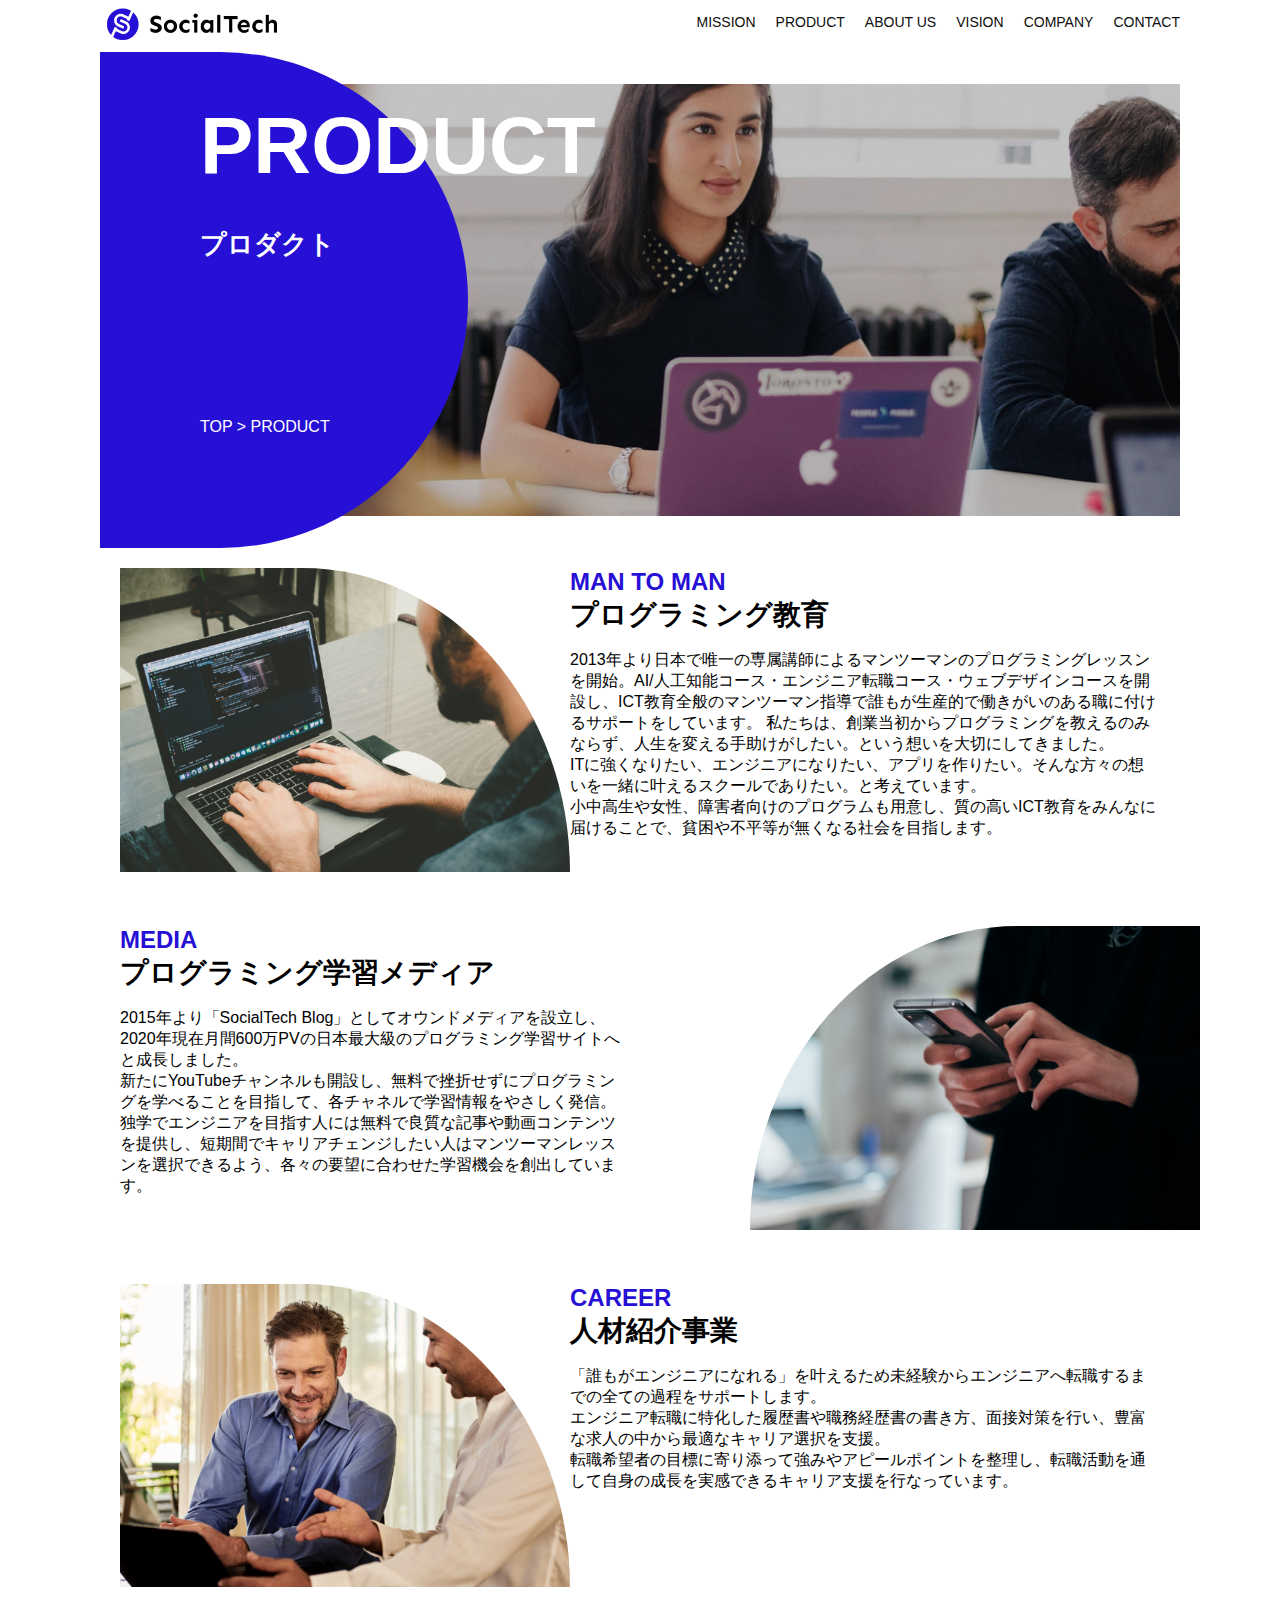
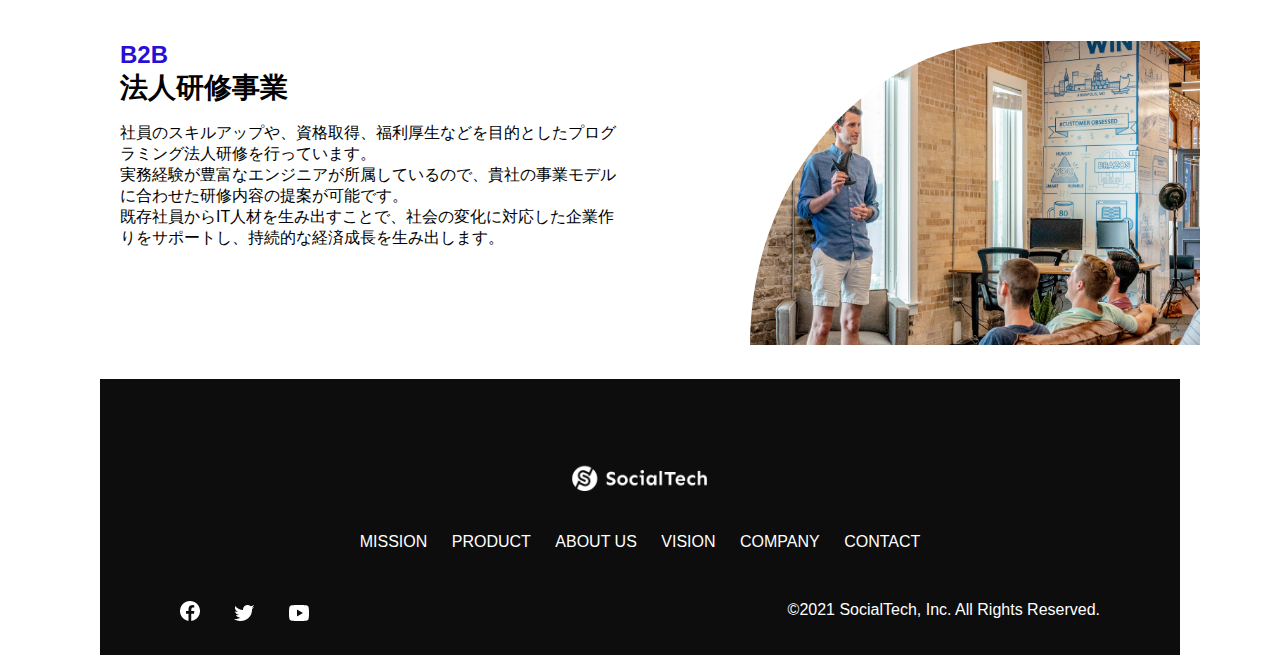
<file: product.html>
<!DOCTYPE html>
<html>
    <head>
        <title>SocialTech -PRODUCT プロダクト-</title>
        <meta charset="utf-8">
        <meta name="description" content="SocialTechの4つのプロダクトを紹介します">
        <meta name="viewport" content="width=device-width, initial-scale=1.0">
        <link rel="stylesheet" href="style.css">
    </head>

     <body>
     <header>
        <a href="index.html" id="logo">
            <img src="images/logo.png" alt="トップページに戻る">
        </a>
        <nav id="nav-pc">
            <ul>
                <li><a href="mission.html">MISSION</a></li>
                <li><a href="product.html">PRODUCT</a></li>
                <li><a href="index.html#aboutus">ABOUT US</a></li>
                <li><a href="index.html#vision">VISION</a></li>
                <li><a href="index.html#company">COMPANY</a></li>
                <li><a href="index.html#contact">CONTACT</a></li>
            </ul>
        </nav>
        <button id="menu-sp" onclick="document.getElementById('nav-sp').style.display = 'block'">
            <img src="images/button-menu.png" alt="ナビゲーションを開く">
        </button>
        <div id="nav-sp">
            <button id="close" onclick="document.getElementById('nav-sp').style.display = 'none'">
                <img src="images/button-close.png" alt="ナビゲーションを閉じる">
            </button>
            <nav>
                <ul>
                    <li>
                    <a id="logo-sp" href="index.html" onclick="document.getElementById('nav-sp').style.display = 'none'"><img src="images/logo-sp.png" alt="トップページに戻る"></a>
                    </li>
                    <li><a class="menu" href="mission.html" onclick="document.getElementById('nav-sp').style.display = 'none'">MISSION</a></li>
                    <li><a class="menu" href="product.html" onclick="document.getElementById('nav-sp').style.display = 'none'">PRODUCT</a></li>
                    <li><a class="menu" href="index.html#aboutus" onclick="document.getElementById('nav-sp').style.display = 'none'">ABOUT US</a></li>
                    <li><a class="menu" href="index.html#vision" onclick="document.getElementById('nav-sp').style.display = 'none'">VISION</a></li>
                    <li><a class="menu" href="index.html#company" onclick="document.getElementById('nav-sp').style.display = 'none'">COMPANY</a></li>
                    <li><a class="menu" href="index.html#contact" onclick="document.getElementById('nav-sp').style.display = 'none'">CONTACT</a></li>
                </ul>
            </nav>
            <div id="sns">
                <a href="https://www.facebook.com/sejuku2013">
                    <img src="images/button-facebook.png" alt="Facebookのリンク">
                </a>
                <a href="https://twitter.com/samuraijuku">
                    <img src="images/button-twitter.png" alt="Twitterのリンク">
                </a>
                <a href="https://www.youtube.com/channel/UCCFOQO5aDK0xXam4cUQXT8g">
                    <img src="images/button-youtube.png" alt="YouTubeのリンク">
                </a>
            </div>
        </div>
    </header>

    <main>
        <article>
            <section id="product-main">
                <div class="product-main-inner">
                    <div id="product-title">
                    <h1>PRODUCT<br><span>プロダクト</span></h1>
                    <p>TOP > PRODUCT</p>
                    </div>
                </div>
            </section>

            <section class="product-section product-section-left">
                <div class="product-section-img">
                    <img src="images/product/product-mantoman.png" alt="PCでコードを書く男性">
                </div>
                <div class="product-read">
                    <h2 class="product-h2">MAN TO MAN</h2>
                    <h3 class="product-h3">プログラミング教育</h3>
                    <p>
                        2013年より日本で唯一の専属講師によるマンツーマンのプログラミングレッスンを開始。AI/人工知能コース・エンジニア転職コース・ウェブデザインコースを開設し、ICT教育全般のマンツーマン指導で誰もが生産的で働きがいのある職に付けるサポートをしています。 私たちは、創業当初からプログラミングを教えるのみならず、人生を変える手助けがしたい。という想いを大切にしてきました。<br>ITに強くなりたい、エンジニアになりたい、アプリを作りたい。そんな方々の想いを一緒に叶えるスクールでありたい。と考えています。<br>小中高生や女性、障害者向けのプログラムも用意し、質の高いICT教育をみんなに届けることで、貧困や不平等が無くなる社会を目指します。
                    </p>
                </div>
            </section>
            
            <section class="product-section product-section-right">
                <div class="product-read">
                    <h2 class="product-h2">MEDIA</h2>
                    <h3 class="product-h3">プログラミング学習メディア</h3>
                    <p>2015年より「SocialTech Blog」としてオウンドメディアを設立し、2020年現在月間600万PVの日本最大級のプログラミング学習サイトへと成長しました。<br>新たにYouTubeチャンネルも開設し、無料で挫折せずにプログラミングを学べることを目指して、各チャネルで学習情報をやさしく発信。<br>独学でエンジニアを目指す人には無料で良質な記事や動画コンテンツを提供し、短期間でキャリアチェンジしたい人はマンツーマンレッスンを選択できるよう、各々の要望に合わせた学習機会を創出しています。</p>
                </div>
                <div class="product-section-img">
                    <img src="images/product/product-media.png" alt="スマートフォンを操作する人">
                </div>
            </section>
            
            <section class="product-section product-section-left">
                <div class="product-section-img">
                    <img src="images/product/product-career.png" alt="笑顔で話し合う2人の男性">
                </div>
                <div class="product-read">
                    <h2 class="product-h2">CAREER</h2>
                    <h3 class="product-h3">人材紹介事業</h3>
                    <p>「誰もがエンジニアになれる」を叶えるため未経験からエンジニアへ転職するまでの全ての過程をサポートします。<br>エンジニア転職に特化した履歴書や職務経歴書の書き方、面接対策を行い、豊富な求人の中から最適なキャリア選択を支援。<br>転職希望者の目標に寄り添って強みやアピールポイントを整理し、転職活動を通して自身の成長を実感できるキャリア支援を行なっています。<br></p>
                </div>
            </section>
            
            <section class="product-section product-section-right">
                <div class="product-read">
                    <h2 class="product-h2">B2B</h2>
                    <h3 class="product-h3">法人研修事業</h3>
                    <p>社員のスキルアップや、資格取得、福利厚生などを目的としたプログラミング法人研修を行っています。<br>実務経験が豊富なエンジニアが所属しているので、貴社の事業モデルに合わせた研修内容の提案が可能です。<br>既存社員からIT人材を生み出すことで、社会の変化に対応した企業作りをサポートし、持続的な経済成長を生み出します。</p>
                </div>
                <div class="product-section-img">
                    <img src="images/product/product-b2b.png" alt="講演中の男性とそれを聴く人々">
                </div>
            </section>
        </article>
    </main>

    <footer>
        <div id="footer-logo">
            <img src="images/logo-sp.png" alt="SocialTech">
        </div>
        <div id="footer-link">
            <a href="mission.html">MISSION</a>
            <a href="product.html">PRODUCT</a>
            <a href="index.html#aboutus">ABOUT US</a>
            <a href="index.html#vision">VISION</a>
            <a href="index.html#company">COMPANY</a>
            <a href="index.html#contact">CONTACT</a>
        </div>
        <div id="sns-footer">
            <div class="sns-btns">
                <a href="https://www.facebook.com/sejuku2013"><img src="images/button-facebook.png" alt="Facebookのリンク"></a>
                <a href="https://twitter.com/samuraijuku"><img src="images/button-twitter.png" alt="Twitterのリンク"></a>
                <a href="https://www.youtube.com/channel/UCCFOQO5aDK0xXam4cUQXT8g"><img src="images/button-youtube.png" alt="YouTubeのリンク"></a>
            </div>
            <p id="copyright">&copy;2021 SocialTech, Inc. All Rights Reserved.</p>
        </div>
    </footer>

</body>
</html>
</file>
<file: style.css>
body{
    max-width: 1080px;
    margin: 0 auto 0;
    font-family: "Source Sans Pro","Hiragino Kaku Gothic ProN", Meiryo, Arial, sans-serif;
}
header{
    display: flex;
    justify-content: space-between;
}
#nav-pc{
    font-size: 14px;
}
#nav-pc ul{
    display: flex;
    padding-left: 0;
}
#nav-pc li{
    list-style: none;
}
#nav-pc a{
    text-decoration: none;
    margin-left: 20px;
    color: #0d0d0d;
}
#nav-pc a:hover{
    text-decoration: underline;
}
#nav-sp,#menu-sp {
    display: none;
}

#main-visual{
    position: relative;
    height: 400px;
}
#main-massage{
    position: absolute;
    top: 0;
    left: 0;
    background: #2710d5;
    color: #ffffff;
    border-radius: 0 0 476px 0;
    max-width:620px;
    height: 100%;
    width: 100%;
    z-index: 11;
}
#main-massage h1{
    font-size: 60px;
    margin: 100px 0 0 50px;
}
#main-massage p{
    font-size: 28px;
    margin: 0 0 0 50px;
}
#main-visual img{
    max-width: 620px;
    border-radius: 476px 0 0 0;
    position: absolute;
    top: 0;
    right: 0;
    z-index: 10;
}

#mission-flex{
    display: flex;
}
#mission-flex div{
    width: 50%;
    margin: 20px;
}
#s2dgs{
    margin: 50px;
}

#product{
    background-color: #fafafa;
    margin: 80px 0 80px 0;
    padding: 10px 40px 0px 40px;
}
#product .product-flex{
    margin-top: 40px;
    display: flex;
}
#product-left{
    width: 50%;
    margin-right: 20px;
}
#product-right{
    width: 50%;
    margin-left: 20px;
    margin-top: 80px;
}
#product-left > div{
    position: relative;
    height: 480px;
    margin-right: 20px;
}
#product-right > div{
    position: relative;
    height: 480px;
    margin-left: 20px;
}
.product-photo{
    width: 100%;
}

.product-explain{
    background-color: #ffffff;
    position: absolute;
    left: 0;
    bottom: 50px;
    margin: 0 40px 0 40px;
    padding: 20px;
    box-shadow: 5px 5px 10px rgba(0,0,0,0.05);
}
.product-explain span{
    color: #2710d5;
    font-weight: bold;
    font-size: 16px;
    margin: 0;
}
.product-explain h3{
    margin: 5px 0 5px 0;
}
.product-explain p{
    font-size: 14px;
    margin: 0;
}
#product-more{
    text-align: center;
}
#product-more a{
    position: relative;
    bottom: -42px;
}

#aboutus{
    margin: 80px auto 80px auto;
}
#aboutus div{
    display: flex;
}
.culture-img{
    width: 50%;
    align-self: flex-start;
}
.culture-img2{
    margin-top: 50px;
    width: 100%;
}
.culture-table{
    margin-right: 50px;
}
.culture-num{
    font-size: 80px;
    color: #2710d5;
    padding: 0 20px 0 0;
}
.culture-table th{
    text-align: left;
    font-size: 28px;
    font-weight: bold;
}
.culture-en{
    color: #2710d5;
    font-size: 24px;
}
.culture-description{
    margin: 0;
}

#vision{
    margin: 80px auto 80px auto;
}
#vision > div{
    display: flex;
    justify-content: space-between;
    flex-wrap: wrap;
}
.vision-box{
    width: 300px;
    height: 300px;
    position: relative;
    margin: 30px;
}
.vision-box img{
    width: 100%;
    position: relative;
    z-index: 30;
}
.vision-box > div{
    position: absolute;
    top: 0;
    left: 0;
    z-index: 31;
    margin-right: 20px;
}
.vision-box div h4{
    color: #2710d5;
    font-size: 19px;
    margin: 80px 0 0 0;
}
.vision-box div h4::first-letter{
    font-size: 40px;
}
.vision-box div h5{
    font-size: 20px;
    margin: 0 0 0 0;
}
.vision-box div p{
    margin: 10px 0 0 0;
}

#company{
    margin: 80px auto 80px auto;
}
#company-table{
    width: 100%;
}
.tableheader{
    text-align: left;
    padding: 20px;
    border-bottom-color: #2710d5;
    border-bottom-width: 1px;
    border-bottom-style: solid;
    width: 100px;
}
.tableheader-first{
    border-top-color: #2710d5;
    border-top-width: 1px;
    border-top-style: solid;
}
.cell{
    padding: 30px;
    border-top-color: #ececec;
    border-top-width: 1px;
    border-top-style: solid;
}
.cell-first{
    border-top-color: #ececec;
    border-top-width: 1px;
    border-top-style: solid;
}
#company iframe{
    width: 100%;
    height: 368px;
    margin-top: 40px;
}

#contact{
    margin: 80px auto 80px auto;
}
#contact form div{
    display: flex;
    flex-direction: row;
    flex-wrap: wrap;
    padding-bottom: 30px;
}
.contact-heading{
    width: 240px;
    align-self: center;
}
.contact-label{
    font-weight: bold;
}
.contact-span{
    color: #ce2222;
    margin: 20px;
    font-weight: bold;
}
.contact-textbox{
    border-top: 0;
    border-left: 0;
    border-right: 0;
    border-bottom-width: 1px;
    border-bottom-color: #707070;
    border-style: solid;
    background-color: #fafafa;
    width: 400px;
    height: 56px;
}
.contact-textarea{
    border-top: 0;
    border-left: 0;
    border-right: 0;
    border-bottom-color: #707070;
    background-color: #fafafa;
    width: 400px;
    height: 200px;
}
#contact dt{
    font-weight: bold;
}
#contact dd{
    margin: 0 0 16px 0;
}
#contact dd p{
    margin: 0;
}
#contact dd ul{
    padding-left: 0;
}
#contact dd li{
    margin-bottom: 0;
    list-style: none;
}

footer{
    background-color: #0d0d0d;
    text-align: center;
    padding: 80px 80px 30px 80px;
}
#footer-logo{
    margin-bottom: 30px;
}
#footer-link{
    margin-bottom: 50px;
}
#footer-link a{
    text-decoration: none;
    margin: 10px;
    color: #ffffff;
}
#footer-link a:hover{
    text-decoration: underline;
}
#sns-footer{
    display: flex;
    justify-content: space-between;
    text-align: left;
}
#sns-footer a{
    margin-right: 30px;
}
#copyright{
    color: #ffffff;
    margin: 0;
}
.mission-main-inner {
    background-image: url("images/mission/mission-main.png");
    background-repeat: no-repeat;
    background-position-y: center;
}
#mission-title {
    background-color: #2710d5;
    width: 368px;
    color: #ffffff;
    height: 496px;
    border-radius: 0 248px 248px 0;
    position: relative;
}
#mission-title h1 {
    position: absolute;
    top: 0;
    left: 100px;
    font-size: 80px;
    line-height: 1;
}
#mission-title h1 span {
    font-size: 26px;
}
#mission-title > p {
    position: absolute;
    top: 350px;
    left: 100px;
    font-size: 16px;
}
#mission-s2dgs {
    padding: 20px;
}
.mission-h2 {
    color: #2710d5;
    font-size: 40px;
}
.mission-h2::after {
    content: none;
}
#mission-five-goals {
    padding: 20px;
    display: flex;
}
#mission-five-goals .five-goals-image {
    width: 30%;
    padding: 20px;
}
#mission-five-goals .five-goals-image img {
    width: 100%;
}
#mission-five-goals .five-goals-read {
    width: 70%;
    padding: 20px;
}
#mission-five-goals .five-goals-read > div {
    margin-bottom: 40px;
}
.fivegoals-image-right {
    float: right;
    margin: 20px;
}
.fivegoals-image-left {
    float: left;
    margin: 20px;
}
.fivegoals-number {
    color: #2710d5;
    font-size: 48px;
    font-weight: bold;
    margin: 0;
}
.fivegoals-h3 {
    font-size: 28px;
    margin: 0;
}
.fivegoals-p {
    margin: 0;
}
.product-main-inner {
    background-image: url("images/product/product-main.png");
    background-repeat: no-repeat;
    background-position-y: center;
}
#product-title {
    background-color: #2710d5;
    width: 368px;
    color: #ffffff;
    height: 496px;
    border-radius: 0 248px 248px 0;
    position: relative;
}
#product-title h1 {
    position: absolute;
    top: 0;
    left: 100px;
    font-size: 80px;
    line-height: 1;
}
#product-title h1 span {
    font-size: 26px;
}
#product-title > p {
    position: absolute;
    top: 350px;
    left: 100px;
    font-size: 16px;
}
.product-section {
    display: flex;
    padding: 20px 20px 0;
}
.product-section .product-section-img {
    width: 450px;
}
.product-section-left .product-section-img img {
    width: 100%;
    padding: 0 40px 30px 0;
    border-radius: 0 432px 0 0;
}
.product-section-left .product-read {
    width: 50%;
    flex-grow: 1;
}
.product-section-left .product-read p {
     margin-bottom: 0;
}
.product-section-right {
    justify-content: space-between;
}
.product-section-right .product-section-img img {
    width: 100%;
    padding: 0 0 30px 40px;
    border-radius: 432px 0 0 0;
}
.product-section-right .product-read {
    width: 500px;
}
.product-h2 {
    color: #2710d5;
    font-size: 24px;
    margin: 0;
}
.product-h3 {
    font-size: 28px;
    margin: 0;
}

@media screen and (max-width: 767px) {
    #nav-pc{
        display: none;
    }

    #menu-sp{
        display: block;
        background-color: transparent;
        float: right;
        padding: 0;
        border: none;
    }
    #nav-sp{
        background-color: #2710d5;
        position: fixed;
        left: 0;
        top: 0;
        width: 100%;
        height: 100%;
        display: none;
        z-index: 100;
    }

    #close{
        position: absolute;
        top: 20px;
        right: 20px;
        background-color: transparent;
        border: none;
    }
    #nav-sp nav ul{
        padding-left: 0;
    }
    #nav-sp nav li{
        list-style: none;
    }
    #logo-sp{
        margin: 80px 0 30px 20px;
    }
    #nav-sp nav a{
        display: block;
        color: #ffffff;
    }
    #nav-sp nav a:hover{
        text-decoration: underline;
    }
    #nav-sp .menu{
        text-decoration: none;
        margin: 0 20px 0 20px;
        height: 44px;
        font-size: 16px;
        background-image: url(images/arrow.png);
        background-repeat: no-repeat;
        background-position: right top;
    }
    #sns{
        position: absolute;
        bottom: 20px;
        left: 20px;
    }
    #sns > a{
        margin-right: 30px;
    }
    #main-visual {
        position: relative;
        height: 470px;
    }
         
    #main-visual > div {
        text-align: center;
        height: 280px;
    }
         
    #main-visual h1 {
        font-size: 28px;
        margin: 90px 0 0 0;
    }
         
    #main-visual > div > p {
        margin: 0;
        font-size: 15px;
    }
         
    #main-visual > img {
        width: 100%;
        border-radius: 476px 0 0 0;
        top: auto;
        bottom: 0;
    }
    h2 {
        margin: 15px 0 15px 0;
    }
               
    h3 {
        font-size: 24px;
        margin: 10px 0 0 0;
    }
    #mission {
        margin: 20px 0 20px 0;
        padding: 0 20px 0 20px;
    }
             
    #mission-flex {
        flex-direction: column;
    }
             
    #mission-flex > div {
        width: 100%;
        margin: 0;
    }
    #product {
        margin: 0;
        padding: 10px 20px 0 20px;
    }
              
    #product .product-flex {
        flex-direction: column;
        margin-top: 0;
    }
              
    #product-left,
    #product-right {
        width: 100%;
        margin: 0;
    }
    #product-left > div,
    #product-right > div {
        height: auto;
        margin: 0;
    }
    .product-explain {
        position: relative;
        margin: 0;
    }
    .product-explain > h3 {
        margin: 10px 0 10px 0;
        font-size: 24px;
    }
    #product-more {
        text-align: left;
    }
    #aboutus {
        margin: 80px 20px 80px 20px;
    }
    #aboutus > div {
        flex-direction: column;
    }
    .culture-table th {
        font-size: 16px;
    }
    .culture-table {
        margin-right: 0;
        padding-right: 20px;
        order: 2;
    }
    .culture-img {
        width: 100%;
        order: 1;
    }
    .culture-img2 {
        margin-top: 0;
    }
    .culture-num {
        padding: 0;
    }
    .culture-description {
        margin: 0;
    }
    #vision {
        margin: 80px 20px 80px 20px;
    }
    .vision-box > img {
        position: absolute;
        top: 0;
        left: 0;
    }
    .vision-box > div > h4 {
        margin: 60px 0 0 0;
    }
    #company {
        margin: 0 20px 0 20px;
    }
    #company > h3 {
        margin-bottom: 20px;
    }
    .tableheader {
        width: 50px;
    }
    .cell {
        padding: 20px;
    }
    #company > iframe {
        height: 240px;
    }
    #contact {
        margin: 80px 20px 80px 20px;
    }
    #contact > h3 {
        margin-bottom: 20px;
    }
    #contact > form > div {
        flex-direction: column;
        margin-bottom: 20px;
    }
    .contact-heading {
        align-self: auto;
        margin-bottom: 20px;
    }
    .contact-textbox {
        min-width: 300px;
        width: 100%;
    }
    .contact-textarea {
        height: 150px;
        width: 100%;
    }
    .radiobutton {
        margin-bottom: 20px;
    }
    footer {
        padding: 30px 20px 50px 20px;
        text-align: left;
    }
    #footer-link > a {
        margin: 0 20px 30px 0;
        display: block;
        background-image: url("images/arrow.png");
        background-repeat: no-repeat;
        background-position: right top;
    }
    #footer-link > a:hover {
        text-decoration: underline;
    }
    #sns-footer {
        flex-direction: column;
        justify-content: flex-start;
    }
    #copyright {
        font-size: 12px;
        margin-top: 30px;
    }
    #mission-main {
        height: 256px;
        margin-top: 4%;
        position: relative;
    }
    .mission-main-inner {
        height: 80%;
        background-size: cover;
    }
    #mission-title {
        width: 136px;
        height: 256px;
        position: absolute;
        top: -10%;
    }
    #mission-title h1 {
        left: 20px;
        font-size: 40px;
    }
    #mission-title h1 span {
        font-size: 18px;
    }
    #mission-title > p {
        top: 180px;
        left: 20px;
        font-size: 13px;
    }
    .mission-h2 {
        font-size: 38px;
        margin: 0px;
    }
    .mission-h2::after {
        content: none;
    }
    #mission-s2dgs > img {
        width: 100%;
    }
    #mission-five-goals {
        flex-direction: column;
    }
    #mission-five-goals > div {
        padding: 0;
    }
    #mission-five-goals .five-goals-image,
    #mission-five-goals .five-goals-read {
        width: 100%;
        padding: 0;
    }
    #mission-five-goals .five-goals-read > div {
        display: flex;
        flex-direction: column;
    }
    .fivegoals-image-right,
    .fivegoals-image-left {
        align-self: center;
    }
    #product-main {
        height: 256px;
        margin-top: 4%;
        position: relative;
    }
    .product-main-inner {
        height: 80%;
        background-size: cover;
    }
    #product-title {
        width: 136px;
        height: 256px;
        position: absolute;
        top: -10%;
    }
    #product-title h1 {
        left: 20px;
        font-size: 40px;
    }
    #product-title h1 span {
        font-size: 18px;
    }
    #product-title > p {
        top: 180px;
        left: 20px;
        font-size: 13px;
    }
    .product-section {
        flex-direction: column;
    }
    .product-section .product-section-img {
        width: 100%;
    }
    .product-section .product-section-img img {
        width: 100%;
        padding: 0;
    }
    .product-section-left .product-section-img img {
        border-radius: 0 300px 0 0;
    }
    .product-section-left .product-read {
        width: 100%;
        flex-grow: 1;
    }
    .product-section-right .product-section-img img {
        order: 1;
        border-radius: 300px 0 0 0;
    }
    .product-section-right .product-read {
        order: 2;
        width: 100%;
    }

}
</file>
<file: html-css-kadai_013/style.css>
/* PC、スマホ共通スタイル */
body {
    font-family: "Source Sans Pro", "Hiragino Kaku Gothic ProN", Meiryo, Arial,
    sans-serif;
    }
    
    p {
    font-size: 15px;
    }
    
    #main-visual>img {
    width: 100%;
    }
    
    /*================
    PC用のスタイル
    =================*/
    @media screen and (min-width: 768px) {
    /* 横幅設定 */
    body {
    max-width: 1080px;
    min-width: 960px;
    margin: 0 auto 0 auto;
    }
    
    /* ヘッダー */
    header {
    display: flex;
    justify-content: space-between;
    }
    
    /* ナビゲーションのレイアウト */
    #nav-pc {
    text-align: right;
    font-size: 14px;
    padding-top: 15px;
    }
    
    /* ナビゲーションのリンクの装飾設定 */
    #nav-pc>a {
    text-decoration: none;
    margin-left: 20px;
    }
    
    #nav-pc>a:link {
    color: #0d0d0d;
    }
    
    #nav-pc>a:visited {
    color: #0d0d0d;
    }
    
    #nav-pc>a:hover {
    color: #0d0d0d;
    text-decoration: underline;
    }
    
    #nav-pc>a:active {
    color: #0d0d0d;
    }
    #menu-sp {
    display: none;
    }
    
    #nav-sp {
    display: none;
    }
    
    }
    
    /*================
    スマホ用のスタイル
    =================*/
    
    @media screen and (max-width: 767px) {
    body {
    min-width: 375px;
    margin: 0;
    }
    
    #nav-pc {
    display: none;
    }
    
    #menu-sp {
    float: right;
    padding: 0;
    }
    
    #nav-sp {
    background-color: #ce933e;
    position: absolute;
    left: 0;
    top: 0;
    height: 100%;
    width: 100%;
    display: none;
    z-index: 100;
    }
    
    #nav-sp ul {
    padding-left: 0;
    }
    
    #nav-sp li {
    list-style: none;
    }
    
    #close {
    position: absolute;
    top: 20px;
    right: 20px;
    }
    
    #logo-sp {
    margin: 80px 0px 30px 20px;
    }
    
    #nav-sp a {
    display: block;
    }
    
    #nav-sp a:link {
    color: #ffffff;
    }
    
    #nav-sp a:visited {
    color: #ffffff;
    }
    
    #nav-sp a:hover {
    color: #ffffff;
    text-decoration: underline;
    }
    
    #nav-sp a:active {
    color: #ffffff;
    }
    
    #nav-sp .menu {
    text-decoration: none;
    margin: 0 20px;
    display: block;
    height: 44px;
    font-size: 16px;
    background-image: url(images/arrow.png);
    background-repeat: no-repeat;
    background-position: right top;
    }
    
    }
</file>
